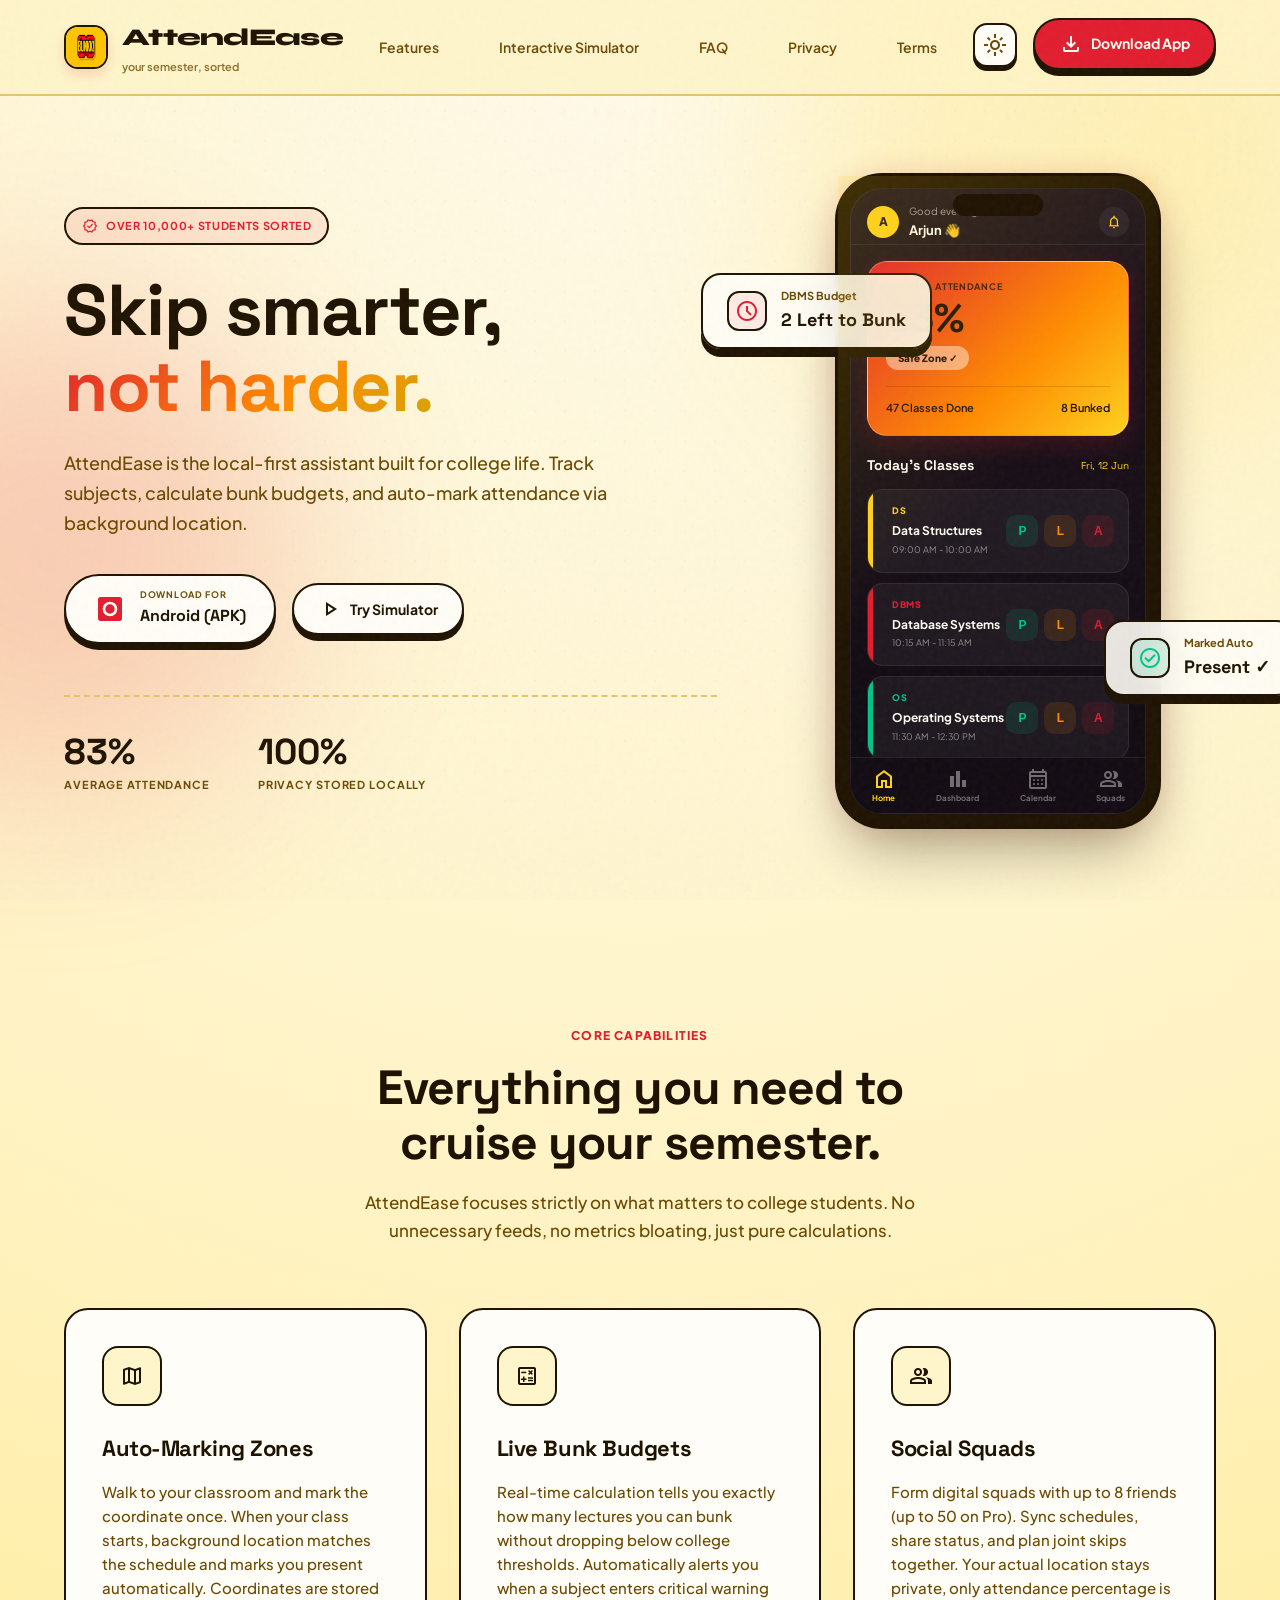
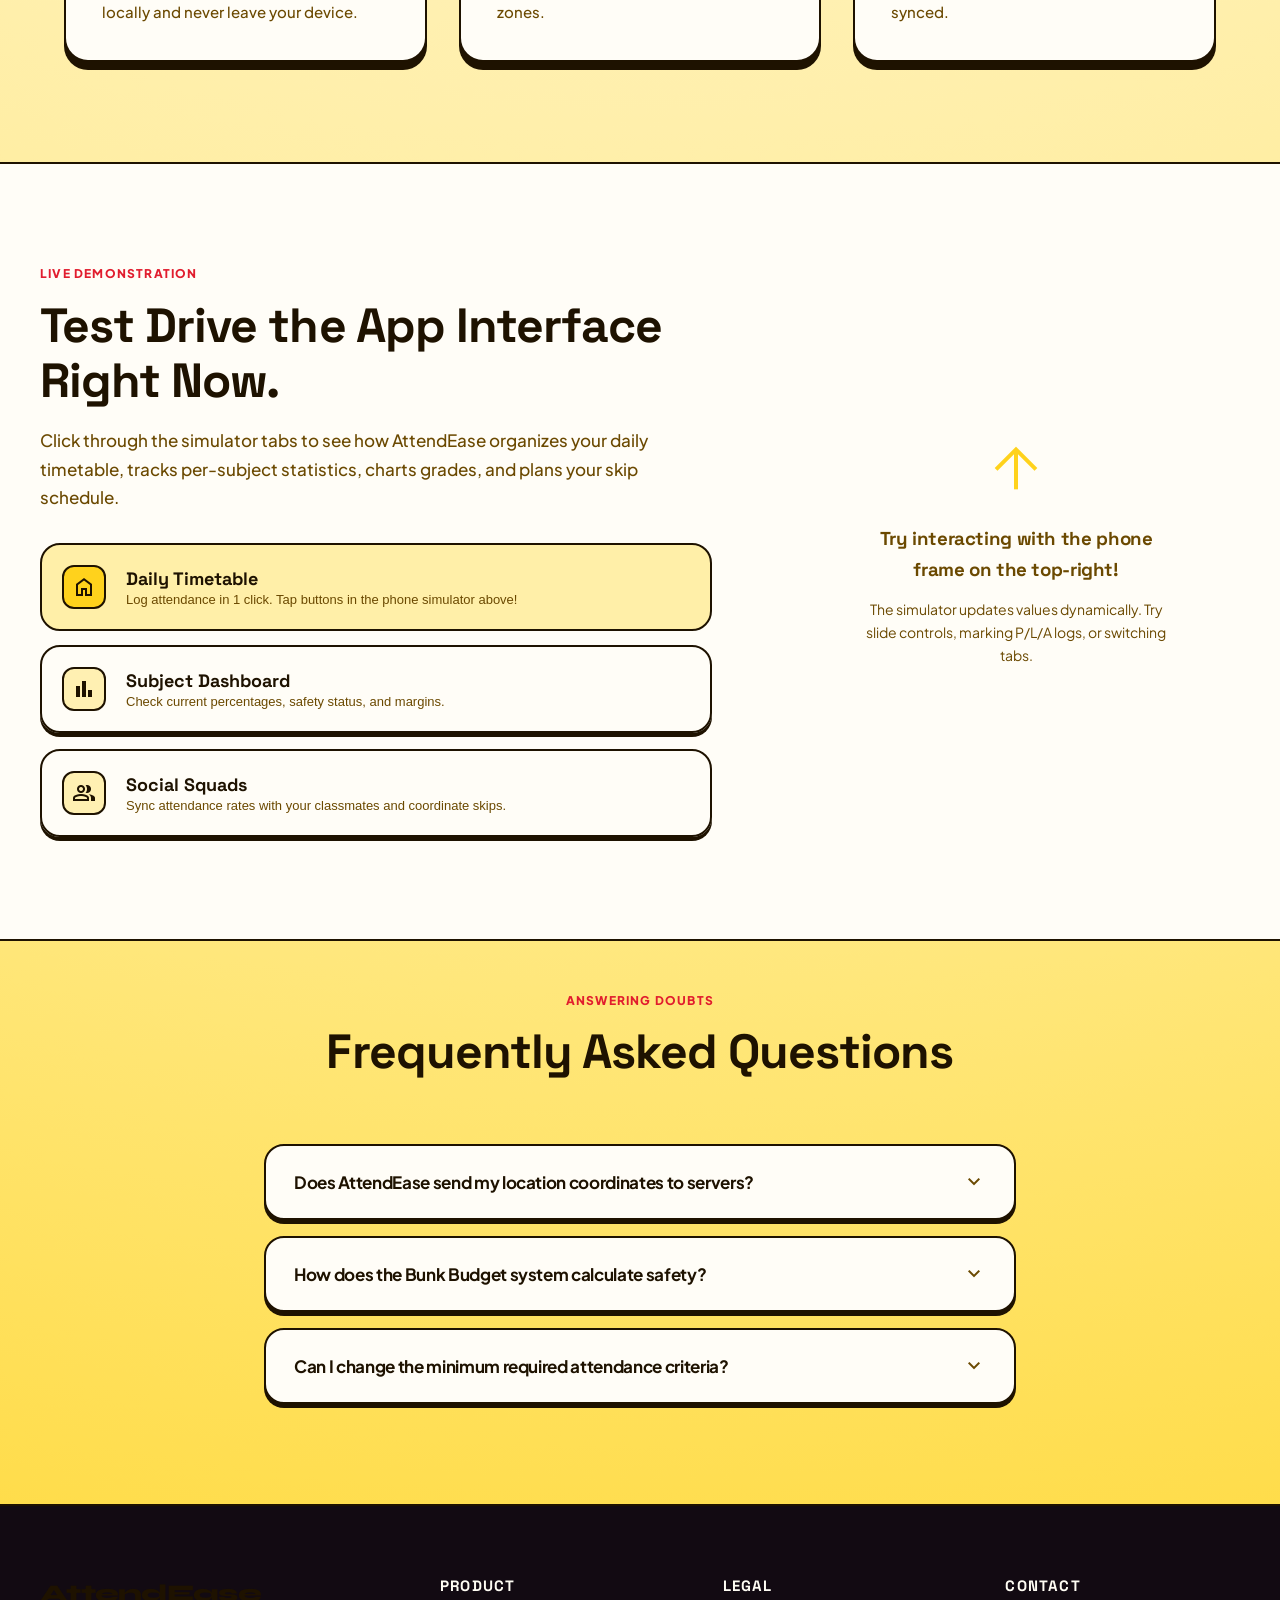
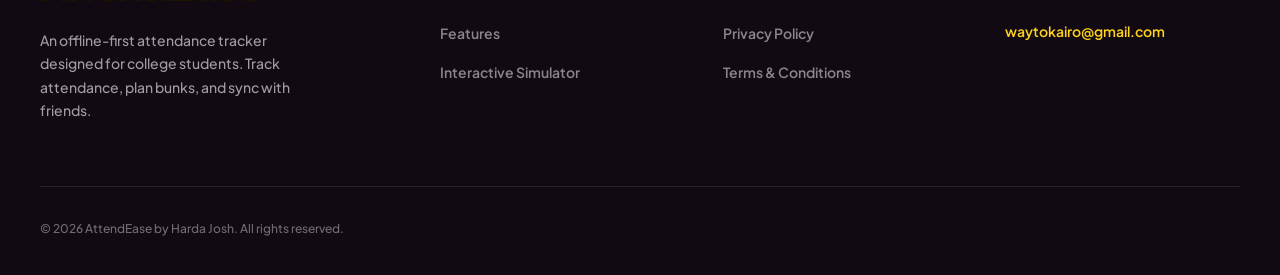
<file: index.html>
<!DOCTYPE html>
<html lang="en">
<head>
  <meta charset="UTF-8">
  <meta name="viewport" content="width=device-width, initial-scale=1.0">
  <title>AttendEase — Your Semester, Sorted</title>
  <meta name="description" content="Maintain your college attendance zone dynamically, plan your GPA, calculate skip-budgets, and auto-mark attendance when you enter classrooms.">
  <link rel="stylesheet" href="style.css">
  <link rel="icon" type="image/png" href="assets/images/favicon.png">
  <!-- Material Symbols Outlined (for UI icons) -->
  <link href="https://fonts.googleapis.com/css2?family=Material+Symbols+Outlined:opsz,wght,FILL,GRAD@20..48,100..700,0..1,-50..200" rel="stylesheet" />
</head>
<body>
  <!-- Noise texture overlay -->
  <div class="noise-overlay"></div>

  <!-- Decorative blur blobs -->
  <div class="blob-1"></div>
  <div class="blob-2"></div>

  <!-- Navigation -->
  <header>
    <div class="nav-container">
      <a href="#" class="logo-link">
        <!-- We use a placeholder image structure but reference local files so the user has the asset links -->
        <img src="assets/images/icon.png" alt="AttendEase Logo">
        <div style="display: flex; flex-direction: column;">
          <span class="logo-text">AttendEase</span>
          <span class="logo-tagline">your semester, sorted</span>
        </div>
      </a>

      <button class="menu-toggle" id="menuToggle" aria-label="Toggle Menu">
        <span></span>
        <span></span>
        <span></span>
      </button>

      <ul class="nav-menu" id="navMenu">
        <li><a href="#features">Features</a></li>
        <li><a href="#demo">Interactive Simulator</a></li>
        <li><a href="#faq">FAQ</a></li>
        <li><a href="privacy.html">Privacy</a></li>
        <li><a href="terms.html">Terms</a></li>
      </ul>

      <div class="nav-actions">
        <button class="btn-toggle-theme" id="themeToggle" aria-label="Toggle Light/Dark Theme">
          <span class="material-symbols-outlined" id="themeIcon">light_mode</span>
        </button>
        <a href="#download" class="btn-primary">
          <span class="material-symbols-outlined">download</span> Download App
        </a>
      </div>
    </div>
  </header>

  <!-- Hero Section -->
  <section class="hero">
    <div class="background-grid"></div>
    <div class="hero-content">
      <div class="badge-tag">
        <span class="material-symbols-outlined" style="font-size: 16px;">verified</span> Over 10,000+ Students Sorted
      </div>
      <h1 class="hero-title">
        Skip smarter,<br><span>not harder.</span>
      </h1>
      <p class="hero-description">
        AttendEase is the local-first assistant built for college life. Track subjects, calculate bunk budgets, and auto-mark attendance via background location. 
      </p>
      
      <div class="hero-cta" id="download">
        <a href="#" class="store-badge">
          <svg viewBox="0 0 24 24" xmlns="http://www.w3.org/2000/svg">
            <path d="M5,3H19A2,2 0 0,1 21,5V19A2,2 0 0,1 19,21H5A2,2 0 0,1 3,19V5A2,2 0 0,1 5,3M17.5,12A5.5,5.5 0 0,0 12,6.5A5.5,5.5 0 0,0 6.5,12A5.5,5.5 0 0,0 12,17.5A5.5,5.5 0 0,0 17.5,12M12,8.5A3.5,3.5 0 0,1 15.5,12A3.5,3.5 0 0,1 12,15.5A3.5,3.5 0 0,1 8.5,12A3.5,3.5 0 0,1 12,8.5Z"/>
          </svg>
          <div class="badge-info">
            <span>Download for</span>
            <span>Android (APK)</span>
          </div>
        </a>
        <a href="#demo" class="btn-outline">
          <span class="material-symbols-outlined">play_arrow</span> Try Simulator
        </a>
      </div>

      <div class="hero-stats">
        <div class="stat-item">
          <span class="stat-num">83%</span>
          <span class="stat-label">Average Attendance</span>
        </div>
        <div class="stat-item">
          <span class="stat-num">100%</span>
          <span class="stat-label">Privacy Stored Locally</span>
        </div>
      </div>
    </div>

    <!-- Phone Showcase Frame -->
    <div class="hero-showcase">
      <!-- Floating decorative elements -->
      <div class="floating-card card-left">
        <div class="floating-icon">
          <span class="material-symbols-outlined">schedule</span>
        </div>
        <div>
          <div class="floating-card-title">DBMS Budget</div>
          <div class="floating-card-value">2 Left to Bunk</div>
        </div>
      </div>

      <div class="floating-card card-right">
        <div class="floating-icon" style="color: var(--color-accent-green); background: rgba(29, 209, 161, 0.15);">
          <span class="material-symbols-outlined">check_circle</span>
        </div>
        <div>
          <div class="floating-card-title">Marked Auto</div>
          <div class="floating-card-value">Present ✓</div>
        </div>
      </div>

      <!-- App Device Simulator -->
      <div class="device-wrapper">
        <div class="device-glare"></div>
        <div class="device-screen">
          <!-- Notification Toast inside App -->
          <div class="app-toast" id="appToast">✓ Attendance updated! Safe Zone Recalculated.</div>

          <!-- App Top Bar -->
          <div class="app-header">
            <div class="app-user-row">
              <div class="app-avatar">A</div>
              <div>
                <div class="app-greeting-label" id="appGreeting">Good morning,</div>
                <div class="app-greeting-name">Arjun 👋</div>
              </div>
            </div>
            <div class="app-bell">
              <span class="material-symbols-outlined" style="font-size: 16px;">notifications</span>
            </div>
          </div>

          <!-- TAB 1: HOME SCREEN -->
          <div class="app-content-area active" id="appHome">
            <div class="app-hero-card">
              <div class="app-hero-label">Overall Attendance</div>
              <div class="app-hero-percentage" id="overallPct">83%</div>
              <div class="app-status-chip">Safe Zone ✓</div>
              <div class="app-hero-stats-row">
                <span>47 Classes Done</span>
                <span>8 Bunked</span>
              </div>
            </div>

            <div class="app-section-title">
              <span>Today's Classes</span>
              <span class="app-section-date">Fri, 12 Jun</span>
            </div>

            <div class="app-class-list">
              <!-- Class Card 1 -->
              <div class="app-class-card" style="--subj-color: var(--color-primary);">
                <div class="app-class-info">
                  <div class="app-class-code">DS</div>
                  <div class="app-class-name">Data Structures</div>
                  <div class="app-class-time">09:00 AM - 10:00 AM</div>
                </div>
                <div class="app-btn-group">
                  <button class="app-mark-btn btn-p" onclick="markAttendance(this, 'present', 1)">P</button>
                  <button class="app-mark-btn btn-l" onclick="markAttendance(this, 'late', 0.5)">L</button>
                  <button class="app-mark-btn btn-a" onclick="markAttendance(this, 'absent', 0)">A</button>
                </div>
              </div>

              <!-- Class Card 2 -->
              <div class="app-class-card" style="--subj-color: var(--color-accent);">
                <div class="app-class-info">
                  <div class="app-class-code">DBMS</div>
                  <div class="app-class-name">Database Systems</div>
                  <div class="app-class-time">10:15 AM - 11:15 AM</div>
                </div>
                <div class="app-btn-group">
                  <button class="app-mark-btn btn-p" onclick="markAttendance(this, 'present', 1)">P</button>
                  <button class="app-mark-btn btn-l" onclick="markAttendance(this, 'late', 0.5)">L</button>
                  <button class="app-mark-btn btn-a" onclick="markAttendance(this, 'absent', 0)">A</button>
                </div>
              </div>

              <!-- Class Card 3 -->
              <div class="app-class-card" style="--subj-color: var(--color-accent-green);">
                <div class="app-class-info">
                  <div class="app-class-code">OS</div>
                  <div class="app-class-name">Operating Systems</div>
                  <div class="app-class-time">11:30 AM - 12:30 PM</div>
                </div>
                <div class="app-btn-group">
                  <button class="app-mark-btn btn-p" onclick="markAttendance(this, 'present', 1)">P</button>
                  <button class="app-mark-btn btn-l" onclick="markAttendance(this, 'late', 0.5)">L</button>
                  <button class="app-mark-btn btn-a" onclick="markAttendance(this, 'absent', 0)">A</button>
                </div>
              </div>
            </div>
          </div>

          <!-- TAB 2: DASHBOARD -->
          <div class="app-content-area" id="appDashboard">
            <div class="app-stat-cards">
              <div class="app-stat-card">
                <div class="app-stat-val" style="color: var(--color-accent-green);">83.2%</div>
                <div class="app-stat-lbl">Overall</div>
              </div>
              <div class="app-stat-card">
                <div class="app-stat-val" style="color: var(--color-accent-blue);">6 / 6</div>
                <div class="app-stat-lbl">Safe</div>
              </div>
              <div class="app-stat-card">
                <div class="app-stat-val" style="color: var(--color-accent);">8</div>
                <div class="app-stat-lbl">Bunks</div>
              </div>
            </div>

            <div class="app-section-title">Per-Subject Status</div>

            <!-- Subject Card 1 -->
            <div class="app-subject-card">
              <div class="app-subject-header">
                <div class="app-subject-details">
                  <span class="app-subject-name">Data Structures</span>
                  <span class="app-subject-teacher">Prof. Sharma</span>
                </div>
                <span class="app-subject-pct">85%</span>
              </div>
              <div class="app-progress-bar-wrapper">
                <div class="app-progress-bar-fill" style="width: 85%;"></div>
              </div>
              <div style="display:flex; justify-content:space-between; margin-top:8px; font-size:9px; color:#9B9BBF;">
                <span>17/20 Classes</span>
                <span style="color: var(--color-accent-green);">Safe to Bunk: 2</span>
              </div>
            </div>

            <!-- Subject Card 2 -->
            <div class="app-subject-card">
              <div class="app-subject-header">
                <div class="app-subject-details">
                  <span class="app-subject-name">Database Systems</span>
                  <span class="app-subject-teacher">Dr. Verma</span>
                </div>
                <span class="app-subject-pct" style="color: var(--color-accent-warm);">76%</span>
              </div>
              <div class="app-progress-bar-wrapper">
                <div class="app-progress-bar-fill" style="width: 76%; background: var(--color-accent-warm);"></div>
              </div>
              <div style="display:flex; justify-content:space-between; margin-top:8px; font-size:9px; color:#9B9BBF;">
                <span>13/17 Classes</span>
                <span style="color: var(--color-accent);">Must Attend Next: 1</span>
              </div>
            </div>

            <!-- Subject Card 3 -->
            <div class="app-subject-card">
              <div class="app-subject-header">
                <div class="app-subject-details">
                  <span class="app-subject-name">Operating Systems</span>
                  <span class="app-subject-teacher">Prof. Nair</span>
                </div>
                <span class="app-subject-pct">88%</span>
              </div>
              <div class="app-progress-bar-wrapper">
                <div class="app-progress-bar-fill" style="width: 88%; background: var(--color-accent-green);"></div>
              </div>
              <div style="display:flex; justify-content:space-between; margin-top:8px; font-size:9px; color:#9B9BBF;">
                <span>15/17 Classes</span>
                <span style="color: var(--color-accent-green);">Safe to Bunk: 3</span>
              </div>
            </div>
          </div>

          <!-- TAB 3: CALENDAR -->
          <div class="app-content-area" id="appCalendar">
            <div class="app-calendar-header">
              <span class="app-calendar-month">June 2026</span>
              <div style="display:flex; gap:8px; color: #EEEEF5;">
                <span class="material-symbols-outlined" style="font-size:16px; cursor:pointer;">chevron_left</span>
                <span class="material-symbols-outlined" style="font-size:16px; cursor:pointer;">chevron_right</span>
              </div>
            </div>

            <div class="app-calendar-grid">
              <!-- Headers -->
              <span class="app-calendar-day-label">M</span>
              <span class="app-calendar-day-label">T</span>
              <span class="app-calendar-day-label">W</span>
              <span class="app-calendar-day-label">T</span>
              <span class="app-calendar-day-label">F</span>
              <span class="app-calendar-day-label">S</span>
              <span class="app-calendar-day-label">S</span>

              <!-- Dates -->
              <span class="app-calendar-cell text-muted">25</span>
              <span class="app-calendar-cell text-muted">26</span>
              <span class="app-calendar-cell text-muted">27</span>
              <span class="app-calendar-cell text-muted">28</span>
              <span class="app-calendar-cell text-muted">29</span>
              <span class="app-calendar-cell text-muted">30</span>
              <span class="app-calendar-cell has-dots">1</span>
              
              <span class="app-calendar-cell has-dots">2</span>
              <span class="app-calendar-cell has-dots">3</span>
              <span class="app-calendar-cell has-dots">4</span>
              <span class="app-calendar-cell has-dots">5</span>
              <span class="app-calendar-cell has-dots">6</span>
              <span class="app-calendar-cell">7</span>
              <span class="app-calendar-cell">8</span>

              <span class="app-calendar-cell has-dots">9</span>
              <span class="app-calendar-cell has-dots">10</span>
              <span class="app-calendar-cell has-dots">11</span>
              <span class="app-calendar-cell today active">12</span>
              <span class="app-calendar-cell">13</span>
              <span class="app-calendar-cell">14</span>
              <span class="app-calendar-cell">15</span>
              
              <span class="app-calendar-cell">16</span>
              <span class="app-calendar-cell">17</span>
              <span class="app-calendar-cell">18</span>
              <span class="app-calendar-cell">19</span>
              <span class="app-calendar-cell">20</span>
              <span class="app-calendar-cell">21</span>
              <span class="app-calendar-cell">22</span>
            </div>

            <div style="margin-top:20px; background:#1C1B2E; padding:12px; border-radius:12px; border:1px solid #2E2D47;">
              <div style="font-size:11px; font-weight:700; color:#EEEEF5; margin-bottom:8px;">Schedule Details (Today)</div>
              <div style="display:flex; flex-direction:column; gap:6px; font-size:10px; color:#9B9BBF;">
                <div style="display:flex; justify-content:space-between;">
                  <span>09:00 - Data Structures</span>
                  <span style="color: var(--color-accent-green);">Marked Present ✓</span>
                </div>
                <div style="display:flex; justify-content:space-between;">
                  <span>10:15 - Database Systems</span>
                  <span style="color: var(--color-accent);">Marked Absent ✗</span>
                </div>
              </div>
            </div>
          </div>

          <!-- TAB 4: SQUAD -->
          <div class="app-content-area" id="appSquad">
            <div style="background:#1C1B2E; border:1px solid #2E2D47; border-radius:14px; padding:12px; margin-bottom:12px; text-align:center;">
              <div style="font-size:10px; text-transform:uppercase; color:#9B9BBF;">Active Squad</div>
              <div style="font-size:14px; font-weight:700; color:#EEEEF5; margin-top:2px; display:flex; align-items:center; justify-content:center; gap:6px;">
                <span>CS Batch 2026 🔥</span>
              </div>
              <div style="font-size:9px; color:var(--color-primary); background:rgba(108, 99, 255, 0.15); padding:4px 8px; border-radius:100px; display:inline-block; margin-top:6px; font-weight:700; font-family:'Space Grotesk', sans-serif;">
                Code: CS26-F9X2
              </div>
            </div>

            <div class="app-section-title">Members (5/8)</div>
            
            <div style="display:flex; flex-direction:column; gap:8px;">
              <!-- Member 1 -->
              <div style="display:flex; align-items:center; justify-content:space-between; background:#1C1B2E; border:1px solid #2E2D47; border-radius:12px; padding:10px;">
                <div style="display:flex; align-items:center; gap:8px;">
                  <div style="font-size:18px;">👋</div>
                  <div style="display:flex; flex-direction:column; text-align:left;">
                    <span style="font-size:11px; font-weight:700; color:#EEEEF5;">Arjun (You)</span>
                    <span style="font-size:8px; color:#1DD1A1; font-weight:700;">Safe Zone ✓</span>
                  </div>
                </div>
                <div style="font-family:'Space Grotesk', sans-serif; font-size:12px; font-weight:700; color:#EEEEF5; margin-left:auto;">83%</div>
              </div>

              <!-- Member 2 -->
              <div style="display:flex; align-items:center; justify-content:space-between; background:#1C1B2E; border:1px solid #2E2D47; border-radius:12px; padding:10px;">
                <div style="display:flex; align-items:center; gap:8px;">
                  <div style="font-size:18px;">🦁</div>
                  <div style="display:flex; flex-direction:column; text-align:left;">
                    <span style="font-size:11px; font-weight:700; color:#EEEEF5;">Kabir</span>
                    <span style="font-size:8px; color:#1DD1A1; font-weight:700;">Safe Zone ✓</span>
                  </div>
                </div>
                <div style="font-family:'Space Grotesk', sans-serif; font-size:12px; font-weight:700; color:#EEEEF5; margin-left:auto;">78%</div>
              </div>

              <!-- Member 3 -->
              <div style="display:flex; align-items:center; justify-content:space-between; background:#1C1B2E; border:1px solid #2E2D47; border-radius:12px; padding:10px;">
                <div style="display:flex; align-items:center; gap:8px;">
                  <div style="font-size:18px;">🦄</div>
                  <div style="display:flex; flex-direction:column; text-align:left;">
                    <span style="font-size:11px; font-weight:700; color:#EEEEF5;">Priya</span>
                    <span style="font-size:8px; color:#1DD1A1; font-weight:700;">Safe Zone ✓</span>
                  </div>
                </div>
                <div style="font-family:'Space Grotesk', sans-serif; font-size:12px; font-weight:700; color:#EEEEF5; margin-left:auto;">88%</div>
              </div>

              <!-- Member 4 -->
              <div style="display:flex; align-items:center; justify-content:space-between; background:#1C1B2E; border:1px solid #2E2D47; border-radius:12px; padding:10px;">
                <div style="display:flex; align-items:center; gap:8px;">
                  <div style="font-size:18px;">🐼</div>
                  <div style="display:flex; flex-direction:column; text-align:left;">
                    <span style="font-size:11px; font-weight:700; color:#EEEEF5;">Rohan</span>
                    <span style="font-size:8px; color:#FF6B6B; font-weight:700;">Critical Zone ✗</span>
                  </div>
                </div>
                <div style="font-family:'Space Grotesk', sans-serif; font-size:12px; font-weight:700; color:#FF6B6B; margin-left:auto;">74%</div>
              </div>
            </div>
          </div>

          <!-- App Bottom Nav Bar -->
          <nav class="app-bottom-nav">
            <button class="app-nav-item active" onclick="switchSimulatorTab('home', this)">
              <span class="material-symbols-outlined app-nav-icon">home</span>
              <span class="app-nav-label">Home</span>
            </button>
            <button class="app-nav-item" onclick="switchSimulatorTab('dashboard', this)">
              <span class="material-symbols-outlined app-nav-icon">bar_chart</span>
              <span class="app-nav-label">Dashboard</span>
            </button>
            <button class="app-nav-item" onclick="switchSimulatorTab('calendar', this)">
              <span class="material-symbols-outlined app-nav-icon">calendar_month</span>
              <span class="app-nav-label">Calendar</span>
            </button>
            <button class="app-nav-item" onclick="switchSimulatorTab('squad', this)">
              <span class="material-symbols-outlined app-nav-icon">group</span>
              <span class="app-nav-label">Squads</span>
            </button>
          </nav>

        </div>
      </div>
    </div>
  </section>

  <!-- Features Section -->
  <section id="features" class="features-section">
    <div class="section-header">
      <span class="section-tag">Core Capabilities</span>
      <h2 class="section-title">Everything you need to cruise your semester.</h2>
      <p class="section-desc">AttendEase focuses strictly on what matters to college students. No unnecessary feeds, no metrics bloating, just pure calculations.</p>
    </div>

    <div class="features-grid">
      <!-- Feature 1 -->
      <div class="feature-card">
        <div class="feature-icon">
          <span class="material-symbols-outlined">map</span>
        </div>
        <h3>Auto-Marking Zones</h3>
        <p>Walk to your classroom and mark the coordinate once. When your class starts, background location matches the schedule and marks you present automatically. Coordinates are stored locally and never leave your device.</p>
      </div>

      <!-- Feature 2 -->
      <div class="feature-card">
        <div class="feature-icon">
          <span class="material-symbols-outlined">calculate</span>
        </div>
        <h3>Live Bunk Budgets</h3>
        <p>Real-time calculation tells you exactly how many lectures you can bunk without dropping below college thresholds. Automatically alerts you when a subject enters critical warning zones.</p>
      </div>

      <!-- Feature 3 -->
      <div class="feature-card">
        <div class="feature-icon">
          <span class="material-symbols-outlined">group</span>
        </div>
        <h3>Social Squads</h3>
        <p>Form digital squads with up to 8 friends (up to 50 on Pro). Sync schedules, share status, and plan joint skips together. Your actual location stays private, only attendance percentage is synced.</p>
      </div>
    </div>
  </section>

  <!-- Simulator Features Linker Section -->
  <section id="demo" class="demo-showcase-section">
    <div class="demo-container">
      <div class="demo-info">
        <span class="section-tag">Live Demonstration</span>
        <h2 class="section-title">Test Drive the App Interface Right Now.</h2>
        <p class="section-desc">Click through the simulator tabs to see how AttendEase organizes your daily timetable, tracks per-subject statistics, charts grades, and plans your skip schedule.</p>
        
        <div class="demo-tabs">
          <!-- Button 1 -->
          <button class="demo-tab-btn active" onclick="triggerSimulatorTab('home')">
            <div class="demo-tab-icon"><span class="material-symbols-outlined">home</span></div>
            <div class="demo-tab-text">
              <span class="demo-tab-title">Daily Timetable</span>
              <span class="demo-tab-desc">Log attendance in 1 click. Tap buttons in the phone simulator above!</span>
            </div>
          </button>

          <!-- Button 2 -->
          <button class="demo-tab-btn" onclick="triggerSimulatorTab('dashboard')">
            <div class="demo-tab-icon"><span class="material-symbols-outlined">bar_chart</span></div>
            <div class="demo-tab-text">
              <span class="demo-tab-title">Subject Dashboard</span>
              <span class="demo-tab-desc">Check current percentages, safety status, and margins.</span>
            </div>
          </button>

          <!-- Button 3 -->
          <button class="demo-tab-btn" onclick="triggerSimulatorTab('squad')">
            <div class="demo-tab-icon"><span class="material-symbols-outlined">group</span></div>
            <div class="demo-tab-text">
              <span class="demo-tab-title">Social Squads</span>
              <span class="demo-tab-desc">Sync attendance rates with your classmates and coordinate skips.</span>
            </div>
          </button>
        </div>
      </div>

      <div class="demo-selector">
        <div style="text-align: center; color: var(--color-text-secondary); max-width: 320px;">
          <span class="material-symbols-outlined" style="font-size: 64px; color: var(--color-primary); margin-bottom: 24px; animation: bounce 2s infinite;">arrow_upward</span>
          <h3>Try interacting with the phone frame on the top-right!</h3>
          <p style="font-size: 14px; margin-top: 12px;">The simulator updates values dynamically. Try slide controls, marking P/L/A logs, or switching tabs.</p>
        </div>
      </div>
    </div>
  </section>



  <!-- FAQ Section -->
  <section id="faq" class="faq-section">
    <div class="section-header">
      <span class="section-tag">Answering Doubts</span>
      <h2 class="section-title">Frequently Asked Questions</h2>
    </div>

    <div class="faq-container">
      <div class="faq-item">
        <div class="faq-question">
          <h4>Does AttendEase send my location coordinates to servers?</h4>
          <span class="material-symbols-outlined faq-icon">expand_more</span>
        </div>
        <div class="faq-answer">
          <p>No. Your privacy is our priority. Coordinates marked for classrooms are kept on-device inside a secure SQLite container. Location queries are completed strictly in local background tasks. Only attendance totals/profiles are shared with your squad if cloud backup is explicitly signed into.</p>
        </div>
      </div>

      <div class="faq-item">
        <div class="faq-question">
          <h4>How does the Bunk Budget system calculate safety?</h4>
          <span class="material-symbols-outlined faq-icon">expand_more</span>
        </div>
        <div class="faq-answer">
          <p>The system utilizes variables: your current present/total lectures, college minimum criteria (default 75%), and remaining semester calendar weeks. It maps out mathematical projection models to display the maximum potential bunks allowed without dropping below criteria threshold.</p>
        </div>
      </div>

      <div class="faq-item">
        <div class="faq-question">
          <h4>Can I change the minimum required attendance criteria?</h4>
          <span class="material-symbols-outlined faq-icon">expand_more</span>
        </div>
        <div class="faq-answer">
          <p>Yes. During the onboarding step, or at any point in Settings, you can configure your college's criteria using a stepper (ranges from 65% to 85%). The budget metrics update immediately across all panels.</p>
        </div>
      </div>
    </div>
  </section>

  <!-- Footer -->
  <footer>
    <div class="footer-container">
      <div class="footer-brand">
        <a href="#" class="logo-link">
          <span class="logo-text">AttendEase</span>
        </a>
        <p>An offline-first attendance tracker designed for college students. Track attendance, plan bunks, and sync with friends.</p>
      </div>

      <div class="footer-links-col">
        <h5>Product</h5>
        <ul>
          <li><a href="#features">Features</a></li>
          <li><a href="#demo">Interactive Simulator</a></li>
        </ul>
      </div>

      <div class="footer-links-col">
        <h5>Legal</h5>
        <ul>
          <li><a href="privacy.html">Privacy Policy</a></li>
          <li><a href="terms.html">Terms & Conditions</a></li>
        </ul>
      </div>

      <div class="footer-links-col">
        <h5>Contact</h5>
        <div style="font-size: 14px; color: var(--color-text-secondary);">
          <a href="mailto:waytokairo@gmail.com" style="color: var(--color-primary);">waytokairo@gmail.com</a>
        </div>
      </div>
    </div>

    <div class="footer-bottom">
      <span>&copy; 2026 AttendEase by Harda Josh. All rights reserved.</span>
    </div>
  </footer>

  <script>
    // Theme toggle logic
    const themeToggle = document.getElementById('themeToggle');
    const themeIcon = document.getElementById('themeIcon');
    
    // Check local preferences
    if (localStorage.getItem('theme') === 'light') {
      document.body.classList.add('light-theme');
      themeIcon.textContent = 'dark_mode';
    }

    themeToggle.addEventListener('click', () => {
      document.body.classList.toggle('light-theme');
      if (document.body.classList.contains('light-theme')) {
        themeIcon.textContent = 'dark_mode';
        localStorage.setItem('theme', 'light');
      } else {
        themeIcon.textContent = 'light_mode';
        localStorage.setItem('theme', 'dark');
      }
    });

    // Mobile menu toggle
    const menuToggle = document.getElementById('menuToggle');
    const navMenu = document.getElementById('navMenu');
    menuToggle.addEventListener('click', () => {
      navMenu.classList.toggle('open');
    });

    // Simulator Tab Switcher
    function switchSimulatorTab(tabId, btn) {
      // Toggle nav items active class
      const navItems = document.querySelectorAll('.app-nav-item');
      navItems.forEach(item => item.classList.remove('active'));
      btn.classList.add('active');

      // Show targeted screen
      const screens = document.querySelectorAll('.app-content-area');
      screens.forEach(screen => screen.classList.remove('active'));
      
      const targetScreen = document.getElementById('app' + tabId.charAt(0).toUpperCase() + tabId.slice(1));
      if (targetScreen) targetScreen.classList.add('active');

      // Update sync demo tab selections in hero description section
      const demoBtns = document.querySelectorAll('.demo-tab-btn');
      demoBtns.forEach(demoBtn => {
        demoBtn.classList.remove('active');
        if (demoBtn.getAttribute('onclick').includes(tabId)) {
          demoBtn.classList.add('active');
        }
      });
    }

    function triggerSimulatorTab(tabId) {
      const navBtn = Array.from(document.querySelectorAll('.app-nav-item')).find(item => 
        item.getAttribute('onclick').includes(tabId)
      );
      if (navBtn) navBtn.click();
    }

    // Interactive Mark Attendance function
    let completedClasses = 47;
    let bunkedClasses = 8;
    
    function markAttendance(btn, status, value) {
      // Remove active sibling classes
      const parent = btn.parentElement;
      const buttons = parent.querySelectorAll('.app-mark-btn');
      buttons.forEach(b => b.classList.remove('active'));
      
      // Make clicked button active
      btn.classList.add('active');

      // Adjust mock stats and display toast
      const toast = document.getElementById('appToast');
      toast.classList.add('show');
      setTimeout(() => toast.classList.remove('show'), 2000);

      // Dynamically update the overall metrics based on status
      const overallPct = document.getElementById('overallPct');
      if (status === 'present') {
        completedClasses++;
        overallPct.textContent = '84%';
      } else if (status === 'absent') {
        bunkedClasses++;
        overallPct.textContent = '81%';
      } else {
        completedClasses++;
        overallPct.textContent = '83%';
      }
    }

    // FAQ Accordion Toggle
    const faqItems = document.querySelectorAll('.faq-item');
    faqItems.forEach(item => {
      const q = item.querySelector('.faq-question');
      q.addEventListener('click', () => {
        const isOpen = item.classList.contains('open');
        faqItems.forEach(i => i.classList.remove('open'));
        if (!isOpen) item.classList.add('open');
      });
    });

    // Auto greetings transition based on local time
    const greetingText = document.getElementById('appGreeting');
    const hours = new Date().getHours();
    if (hours >= 4 && hours < 12) greetingText.textContent = "Good morning,";
    else if (hours >= 12 && hours < 17) greetingText.textContent = "Good afternoon,";
    else if (hours >= 17 && hours < 22) greetingText.textContent = "Good evening,";
    else greetingText.textContent = "Good night,";

    // High energy particle burst popper effect
    function createPop(e) {
      const rect = e.currentTarget.getBoundingClientRect();
      const x = e.clientX || (rect.left + rect.width / 2);
      const y = e.clientY || (rect.top + rect.height / 2);
      
      const colors = ['#FFD21C', '#E11D2E', '#00C389', '#2563EB', '#FF8A00'];
      const emojis = ['🔥', '✨', '⚡️', '🎉', '💡', '🎓', '🎯', '🚀', '💯'];
      
      for (let i = 0; i < 18; i++) {
        const particle = document.createElement('div');
        particle.className = 'pop-particle';
        const isEmoji = Math.random() > 0.5;
        if (isEmoji) {
          particle.textContent = emojis[Math.floor(Math.random() * emojis.length)];
          particle.style.fontSize = Math.random() * 14 + 12 + 'px';
        } else {
          particle.style.background = colors[Math.floor(Math.random() * colors.length)];
          particle.style.borderRadius = '50%';
          const size = Math.random() * 10 + 6;
          particle.style.width = size + 'px';
          particle.style.height = size + 'px';
          particle.style.border = '2px solid #1E1200';
        }
        
        particle.style.position = 'fixed';
        particle.style.left = x + 'px';
        particle.style.top = y + 'px';
        particle.style.pointerEvents = 'none';
        particle.style.zIndex = '99999';
        
        const angle = Math.random() * Math.PI * 2;
        const velocity = Math.random() * 180 + 100;
        const vx = Math.cos(angle) * velocity;
        const vy = Math.sin(angle) * velocity - 40;
        
        document.body.appendChild(particle);
        
        let opacity = 1;
        let curX = x;
        let curY = y;
        const grav = 0.6;
        let curVy = vy;
        
        const startTime = performance.now();
        function update(time) {
          const elapsed = (time - startTime) / 1000;
          if (elapsed > 0.7) {
            particle.remove();
            return;
          }
          curX += vx * 0.016;
          curVy += grav;
          curY += curVy * 0.016;
          opacity = 1 - elapsed / 0.7;
          
          particle.style.transform = `translate(${curX - x}px, ${curY - y}px) scale(${opacity})`;
          particle.style.opacity = opacity;
          
          requestAnimationFrame(update);
        }
        requestAnimationFrame(update);
      }
    }

    // Attach particle burst listeners to all interactive items
    document.addEventListener('DOMContentLoaded', () => {
      const interactiveElements = document.querySelectorAll(
        '.btn-primary, .btn-outline, .store-badge, .app-mark-btn, .app-nav-item, .demo-tab-btn, .faq-question, .menu-toggle, .btn-toggle-theme'
      );
      interactiveElements.forEach(el => {
        el.addEventListener('click', (e) => {
          createPop(e);
        });
      });
    });
  </script>
</body>
</html>
</file>
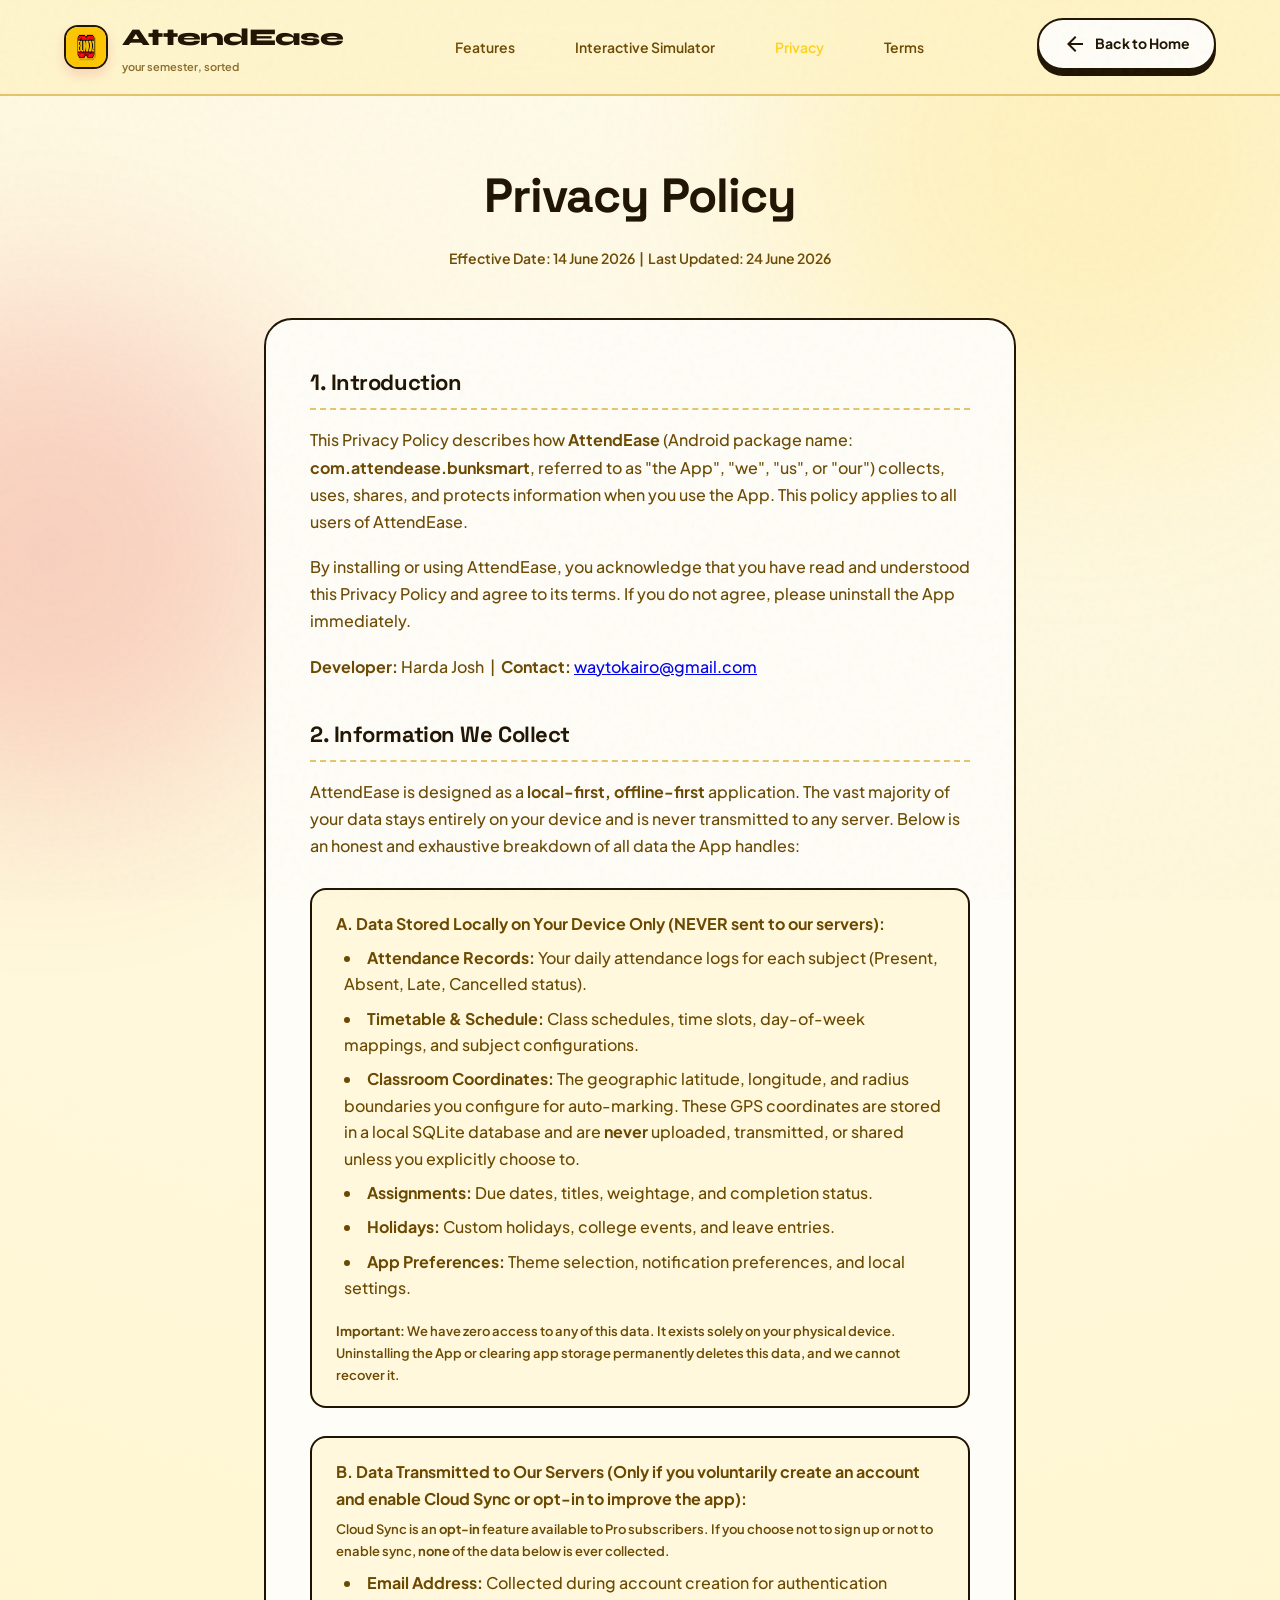
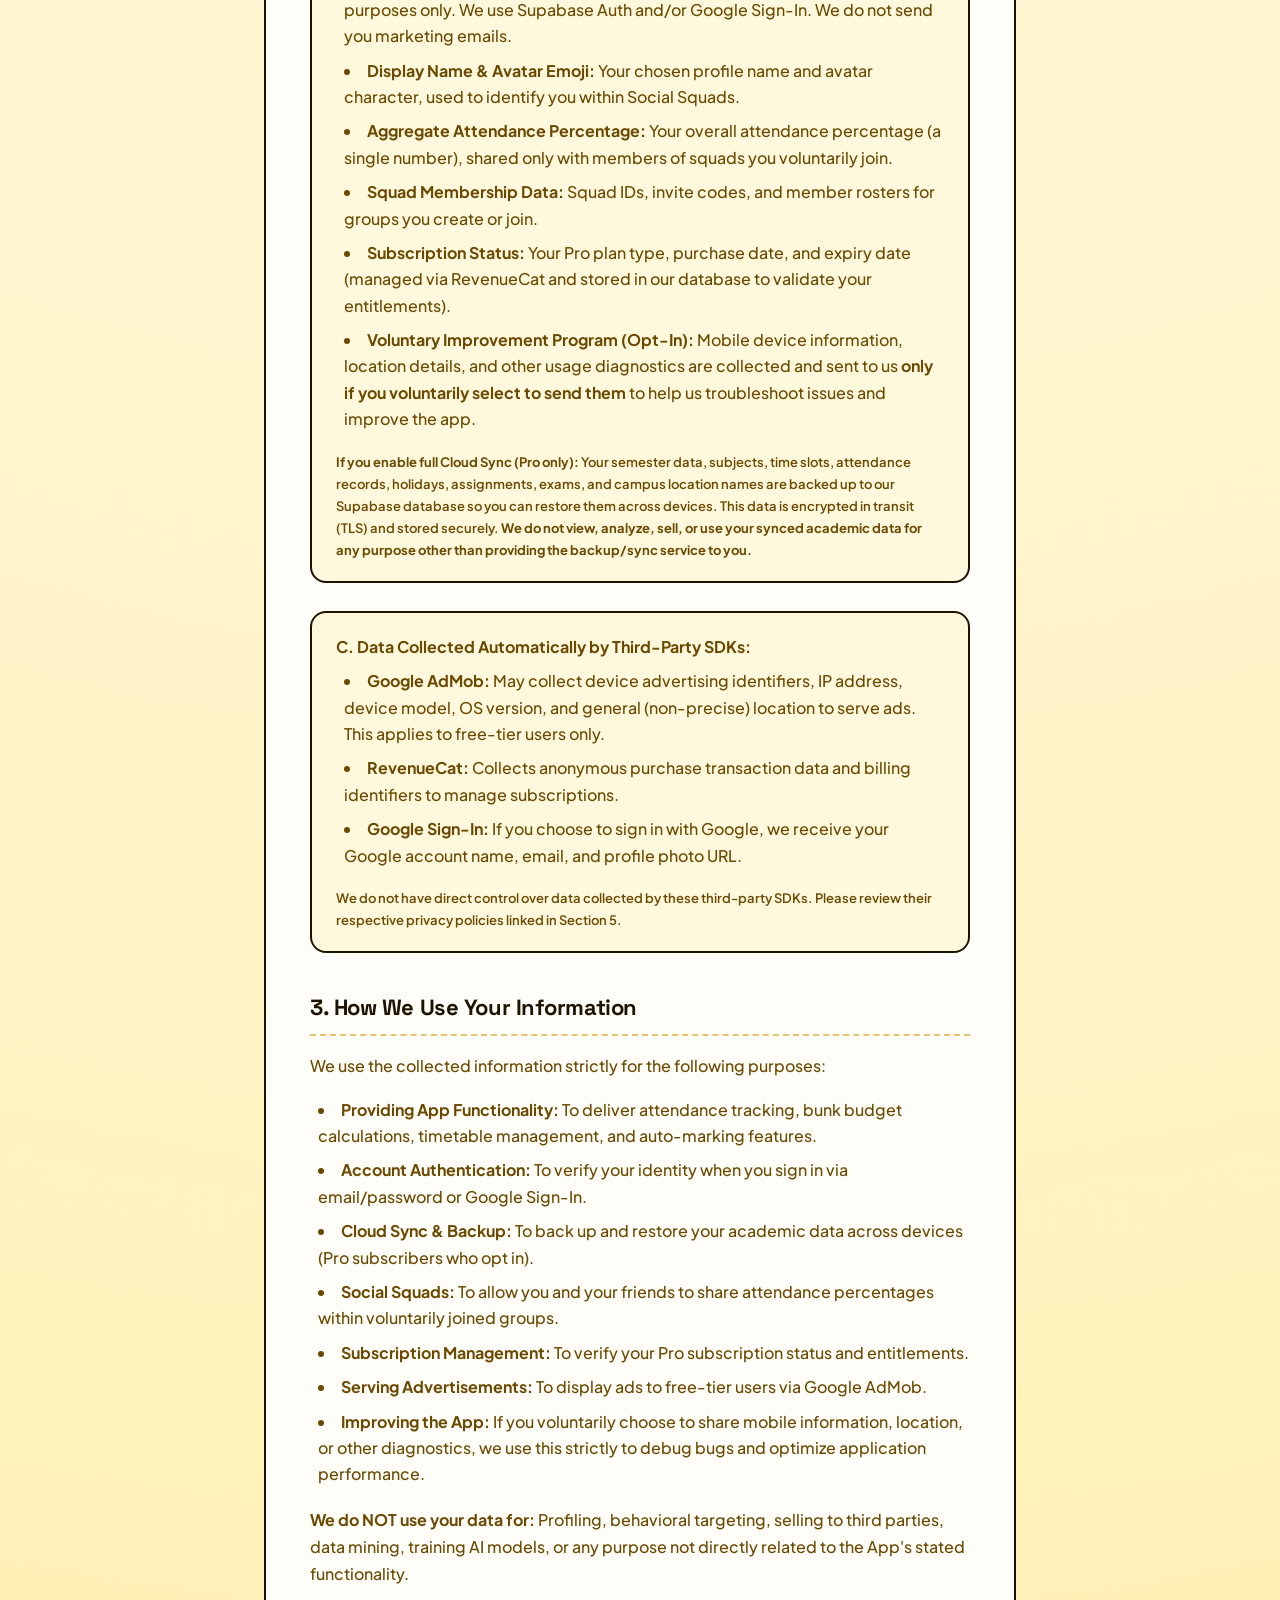
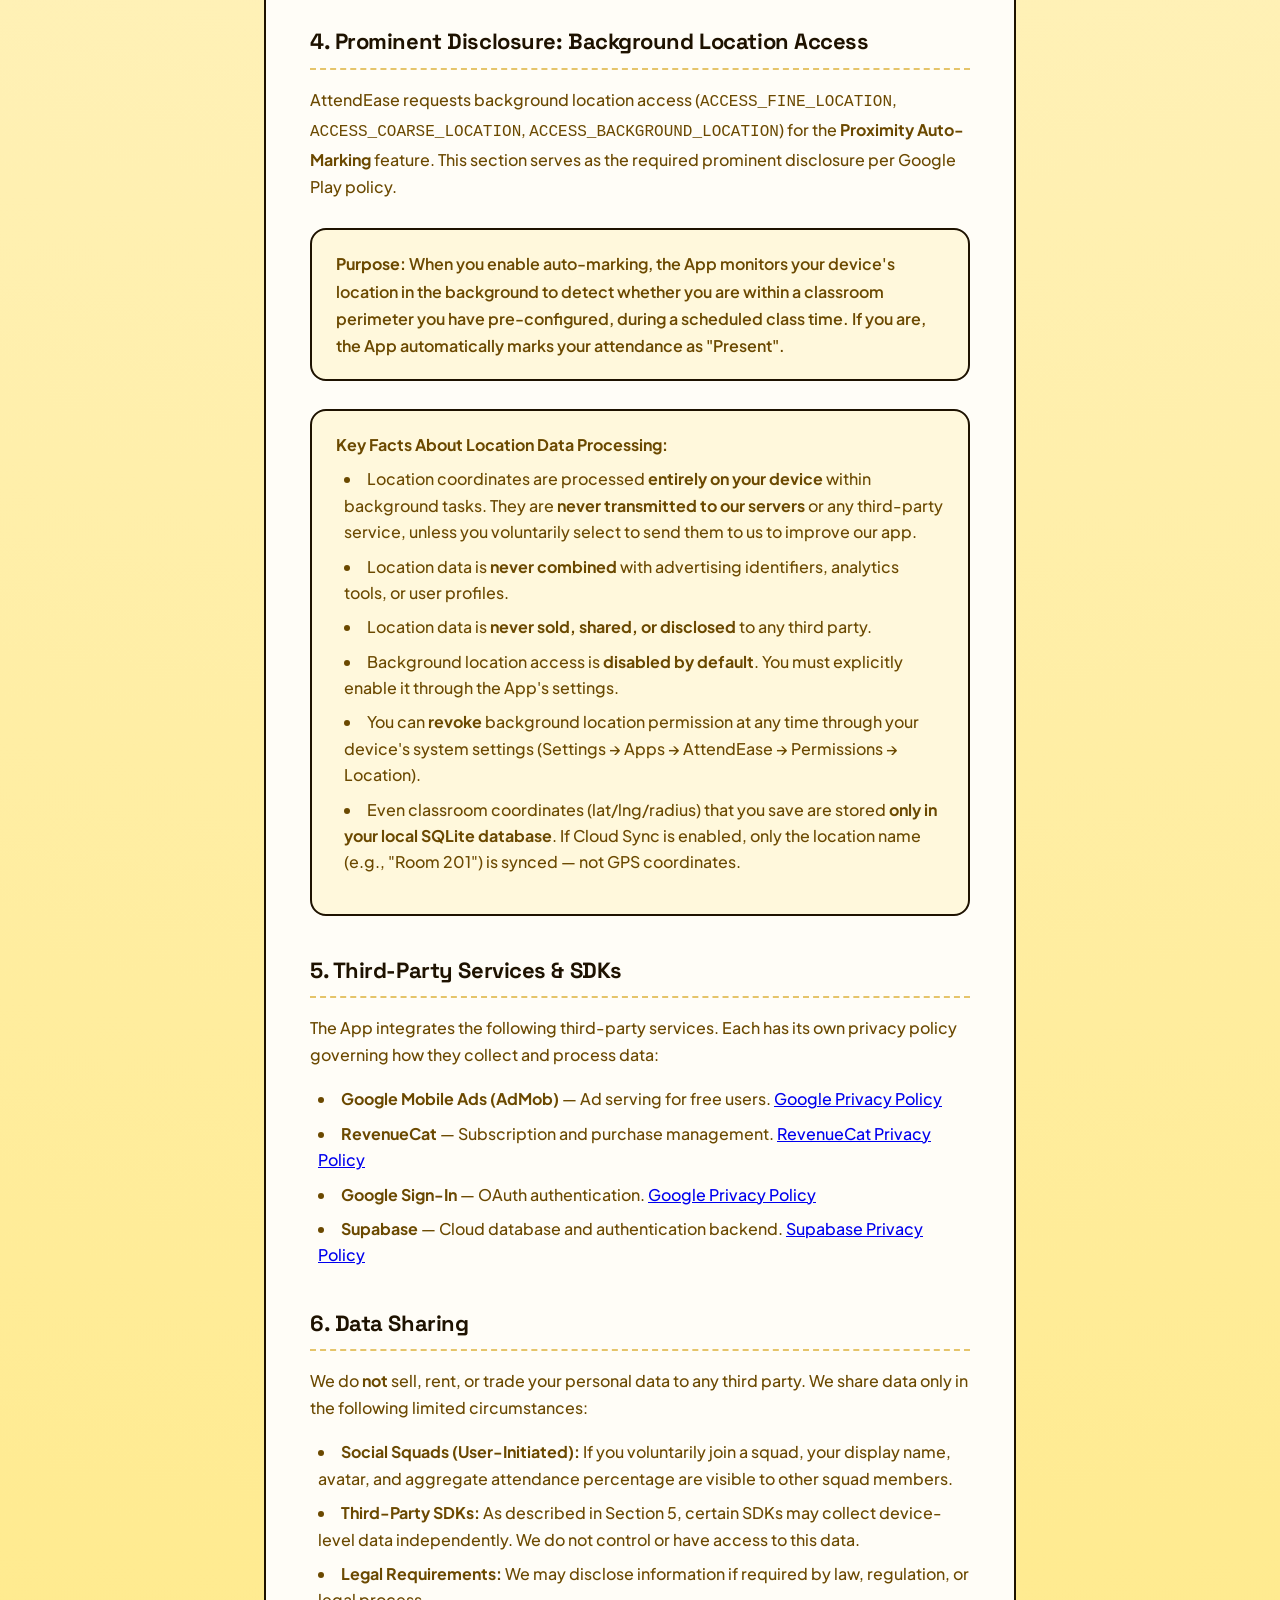
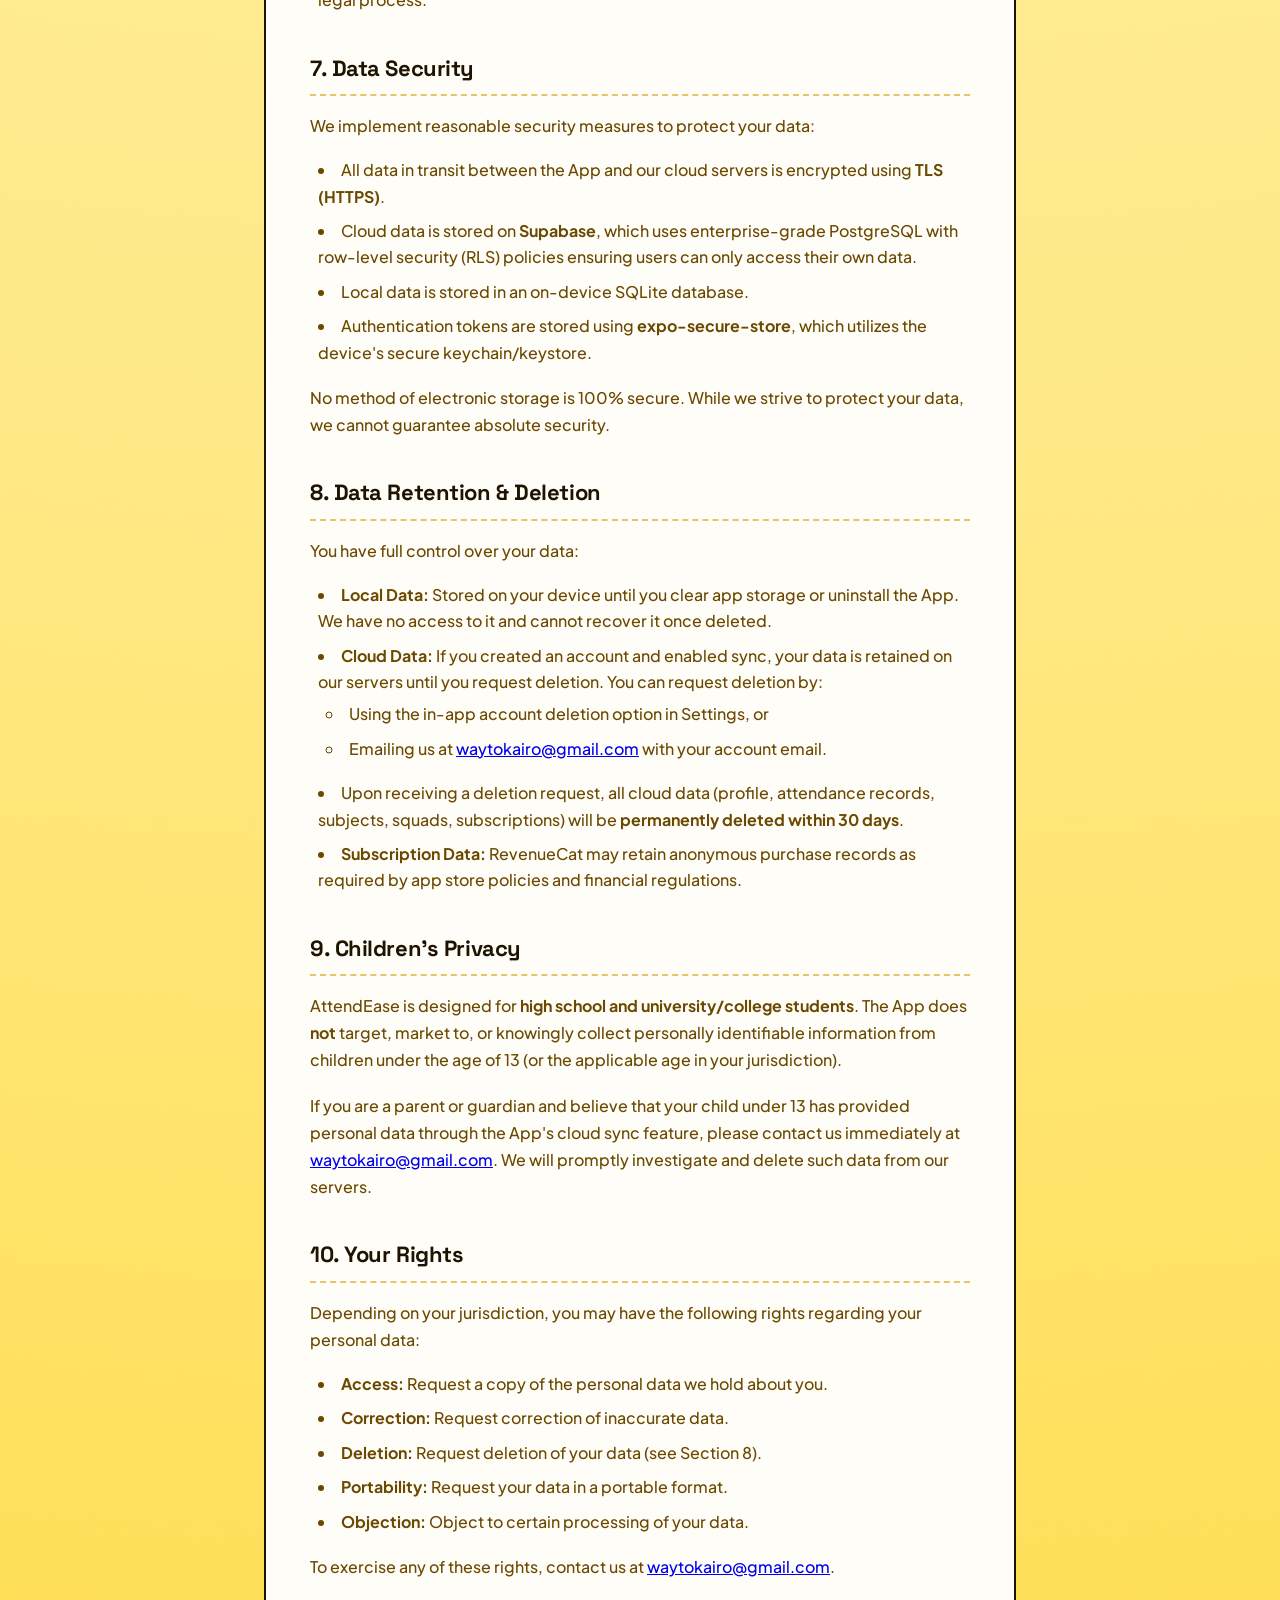
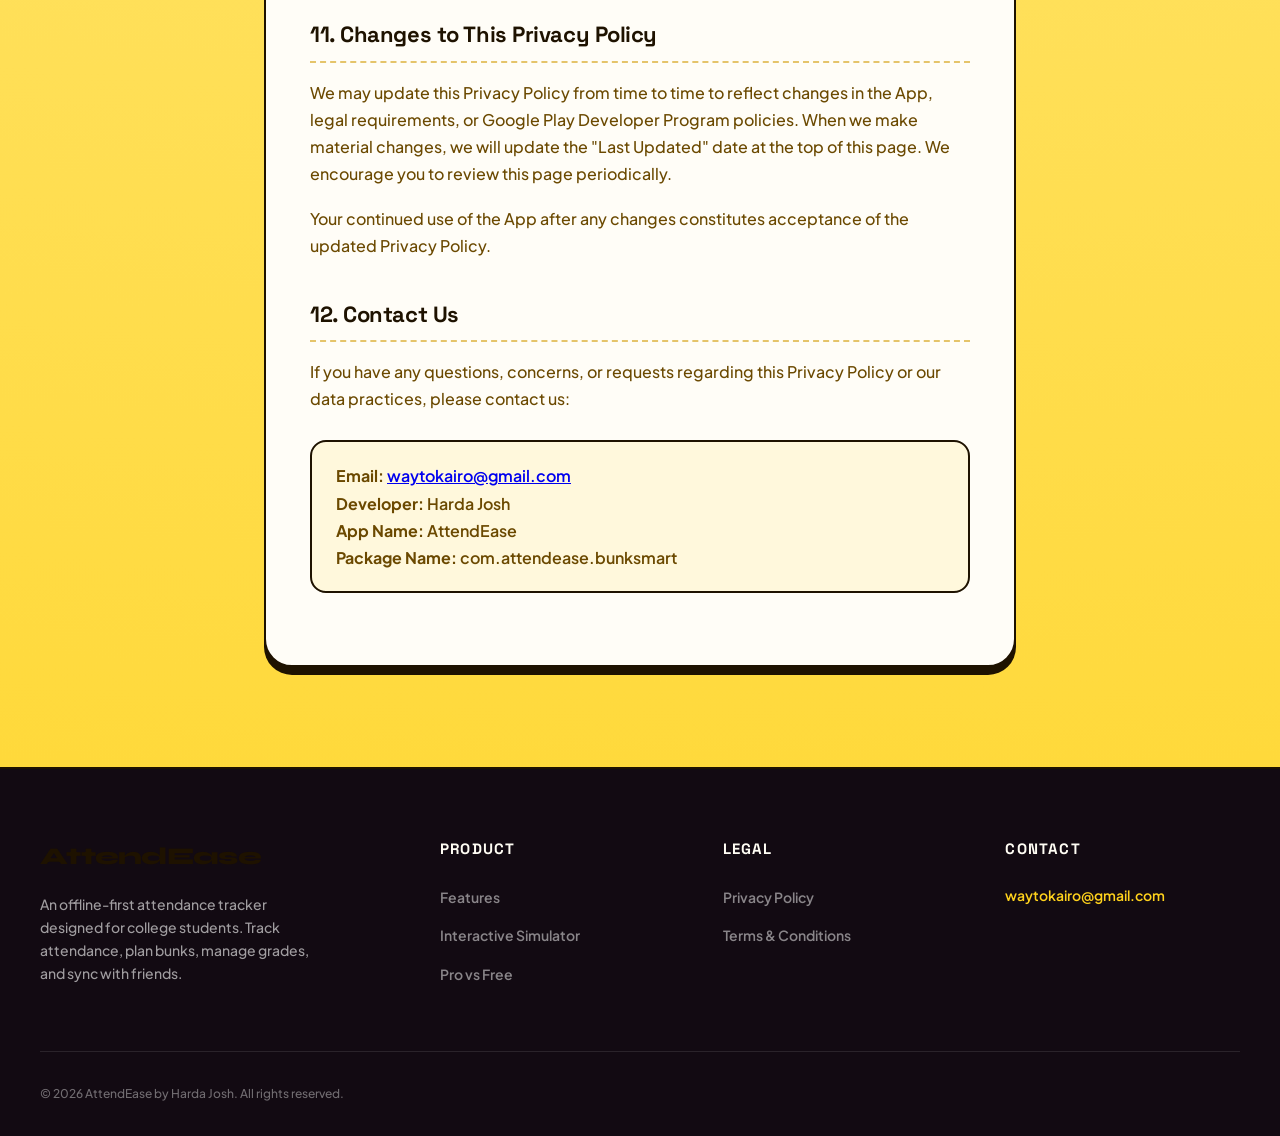
<file: privacy.html>
<!DOCTYPE html>
<html lang="en">
<head>
  <meta charset="UTF-8">
  <meta name="viewport" content="width=device-width, initial-scale=1.0">
  <title>Privacy Policy — AttendEase</title>
  <meta name="description" content="Privacy Policy for AttendEase (com.attendease.bunksmart). Learn how we collect, use, and protect your data.">
  <link rel="stylesheet" href="style.css">
  <link rel="icon" type="image/png" href="assets/images/favicon.png">
  <link href="https://fonts.googleapis.com/css2?family=Material+Symbols+Outlined" rel="stylesheet" />
</head>
<body>
  <!-- Noise texture overlay -->
  <div class="noise-overlay"></div>

  <!-- Decorative blur blobs -->
  <div class="blob-1"></div>
  <div class="blob-2"></div>

  <!-- Navigation -->
  <header>
    <div class="nav-container">
      <a href="index.html" class="logo-link">
        <img src="assets/images/icon.png" alt="AttendEase Logo">
        <div style="display: flex; flex-direction: column;">
          <span class="logo-text">AttendEase</span>
          <span class="logo-tagline">your semester, sorted</span>
        </div>
      </a>
      <ul class="nav-menu">
        <li><a href="index.html#features">Features</a></li>
        <li><a href="index.html#demo">Interactive Simulator</a></li>
        <li><a href="privacy.html" style="color: var(--color-primary);">Privacy</a></li>
        <li><a href="terms.html">Terms</a></li>
      </ul>
      <div class="nav-actions">
        <a href="index.html" class="btn-outline">
          <span class="material-symbols-outlined">arrow_back</span> Back to Home
        </a>
      </div>
    </div>
  </header>

  <!-- Content Section -->
  <main class="info-page">
    <div class="info-header">
      <h1>Privacy Policy</h1>
      <div class="info-meta">Effective Date: 14 June 2026 &nbsp;|&nbsp; Last Updated: 24 June 2026</div>
    </div>

    <article class="info-content">
      <section>
        <h2>1. Introduction</h2>
        <p>This Privacy Policy describes how <b>AttendEase</b> (Android package name: <b>com.attendease.bunksmart</b>, referred to as "the App", "we", "us", or "our") collects, uses, shares, and protects information when you use the App. This policy applies to all users of AttendEase.</p>
        <p>By installing or using AttendEase, you acknowledge that you have read and understood this Privacy Policy and agree to its terms. If you do not agree, please uninstall the App immediately.</p>
        <p><b>Developer:</b> Harda Josh &nbsp;|&nbsp; <b>Contact:</b> <a href="mailto:waytokairo@gmail.com">waytokairo@gmail.com</a></p>
      </section>

      <section>
        <h2>2. Information We Collect</h2>
        <p>AttendEase is designed as a <b>local-first, offline-first</b> application. The vast majority of your data stays entirely on your device and is never transmitted to any server. Below is an honest and exhaustive breakdown of all data the App handles:</p>

        <div class="highlight-box">
          <p><b>A. Data Stored Locally on Your Device Only (NEVER sent to our servers):</b></p>
          <ul style="margin-top: 8px;">
            <li><b>Attendance Records:</b> Your daily attendance logs for each subject (Present, Absent, Late, Cancelled status).</li>
            <li><b>Timetable & Schedule:</b> Class schedules, time slots, day-of-week mappings, and subject configurations.</li>
            <li><b>Classroom Coordinates:</b> The geographic latitude, longitude, and radius boundaries you configure for auto-marking. These GPS coordinates are stored in a local SQLite database and are <b>never</b> uploaded, transmitted, or shared unless you explicitly choose to.</li>
            <li><b>Assignments:</b> Due dates, titles, weightage, and completion status.</li>
            <li><b>Holidays:</b> Custom holidays, college events, and leave entries.</li>
            <li><b>App Preferences:</b> Theme selection, notification preferences, and local settings.</li>
          </ul>
          <p style="margin-top: 10px; font-size: 13px; color: var(--color-text-secondary);"><b>Important:</b> We have zero access to any of this data. It exists solely on your physical device. Uninstalling the App or clearing app storage permanently deletes this data, and we cannot recover it.</p>
        </div>

        <div class="highlight-box">
          <p><b>B. Data Transmitted to Our Servers (Only if you voluntarily create an account and enable Cloud Sync or opt-in to improve the app):</b></p>
          <p style="margin-top: 6px; font-size: 13px;">Cloud Sync is an <b>opt-in</b> feature available to Pro subscribers. If you choose not to sign up or not to enable sync, <b>none</b> of the data below is ever collected.</p>
          <ul style="margin-top: 8px;">
            <li><b>Email Address:</b> Collected during account creation for authentication purposes only. We use Supabase Auth and/or Google Sign-In. We do not send you marketing emails.</li>
            <li><b>Display Name &amp; Avatar Emoji:</b> Your chosen profile name and avatar character, used to identify you within Social Squads.</li>
            <li><b>Aggregate Attendance Percentage:</b> Your overall attendance percentage (a single number), shared only with members of squads you voluntarily join.</li>
            <li><b>Squad Membership Data:</b> Squad IDs, invite codes, and member rosters for groups you create or join.</li>
            <li><b>Subscription Status:</b> Your Pro plan type, purchase date, and expiry date (managed via RevenueCat and stored in our database to validate your entitlements).</li>
            <li><b>Voluntary Improvement Program (Opt-In):</b> Mobile device information, location details, and other usage diagnostics are collected and sent to us <b>only if you voluntarily select to send them</b> to help us troubleshoot issues and improve the app.</li>
          </ul>
          <p style="margin-top: 10px; font-size: 13px; color: var(--color-text-secondary);"><b>If you enable full Cloud Sync (Pro only):</b> Your semester data, subjects, time slots, attendance records, holidays, assignments, exams, and campus location names are backed up to our Supabase database so you can restore them across devices. This data is encrypted in transit (TLS) and stored securely. <b>We do not view, analyze, sell, or use your synced academic data for any purpose other than providing the backup/sync service to you.</b></p>
        </div>

        <div class="highlight-box">
          <p><b>C. Data Collected Automatically by Third-Party SDKs:</b></p>
          <ul style="margin-top: 8px;">
            <li><b>Google AdMob:</b> May collect device advertising identifiers, IP address, device model, OS version, and general (non-precise) location to serve ads. This applies to free-tier users only.</li>
            <li><b>RevenueCat:</b> Collects anonymous purchase transaction data and billing identifiers to manage subscriptions.</li>
            <li><b>Google Sign-In:</b> If you choose to sign in with Google, we receive your Google account name, email, and profile photo URL.</li>
          </ul>
          <p style="margin-top: 10px; font-size: 13px; color: var(--color-text-secondary);">We do not have direct control over data collected by these third-party SDKs. Please review their respective privacy policies linked in Section 5.</p>
        </div>
      </section>

      <section>
        <h2>3. How We Use Your Information</h2>
        <p>We use the collected information strictly for the following purposes:</p>
        <ul>
          <li><b>Providing App Functionality:</b> To deliver attendance tracking, bunk budget calculations, timetable management, and auto-marking features.</li>
          <li><b>Account Authentication:</b> To verify your identity when you sign in via email/password or Google Sign-In.</li>
          <li><b>Cloud Sync &amp; Backup:</b> To back up and restore your academic data across devices (Pro subscribers who opt in).</li>
          <li><b>Social Squads:</b> To allow you and your friends to share attendance percentages within voluntarily joined groups.</li>
          <li><b>Subscription Management:</b> To verify your Pro subscription status and entitlements.</li>
          <li><b>Serving Advertisements:</b> To display ads to free-tier users via Google AdMob.</li>
          <li><b>Improving the App:</b> If you voluntarily choose to share mobile information, location, or other diagnostics, we use this strictly to debug bugs and optimize application performance.</li>
        </ul>
        <p><b>We do NOT use your data for:</b> Profiling, behavioral targeting, selling to third parties, data mining, training AI models, or any purpose not directly related to the App's stated functionality.</p>
      </section>

      <section>
        <h2>4. Prominent Disclosure: Background Location Access</h2>
        <p>AttendEase requests background location access (<code>ACCESS_FINE_LOCATION</code>, <code>ACCESS_COARSE_LOCATION</code>, <code>ACCESS_BACKGROUND_LOCATION</code>) for the <b>Proximity Auto-Marking</b> feature. This section serves as the required prominent disclosure per Google Play policy.</p>

        <div class="highlight-box">
          <p><b>Purpose:</b> When you enable auto-marking, the App monitors your device's location in the background to detect whether you are within a classroom perimeter you have pre-configured, during a scheduled class time. If you are, the App automatically marks your attendance as "Present".</p>
        </div>

        <div class="highlight-box">
          <p><b>Key Facts About Location Data Processing:</b></p>
          <ul style="margin-top: 8px;">
            <li>Location coordinates are processed <b>entirely on your device</b> within background tasks. They are <b>never transmitted to our servers</b> or any third-party service, unless you voluntarily select to send them to us to improve our app.</li>
            <li>Location data is <b>never combined</b> with advertising identifiers, analytics tools, or user profiles.</li>
            <li>Location data is <b>never sold, shared, or disclosed</b> to any third party.</li>
            <li>Background location access is <b>disabled by default</b>. You must explicitly enable it through the App's settings.</li>
            <li>You can <b>revoke</b> background location permission at any time through your device's system settings (Settings → Apps → AttendEase → Permissions → Location).</li>
            <li>Even classroom coordinates (lat/lng/radius) that you save are stored <b>only in your local SQLite database</b>. If Cloud Sync is enabled, only the location name (e.g., "Room 201") is synced — not GPS coordinates.</li>
          </ul>
        </div>
      </section>

      <section>
        <h2>5. Third-Party Services &amp; SDKs</h2>
        <p>The App integrates the following third-party services. Each has its own privacy policy governing how they collect and process data:</p>
        <ul>
          <li><b>Google Mobile Ads (AdMob)</b> — Ad serving for free users. <a href="https://policies.google.com/privacy" target="_blank" rel="noopener">Google Privacy Policy</a></li>
          <li><b>RevenueCat</b> — Subscription and purchase management. <a href="https://www.revenuecat.com/privacy/" target="_blank" rel="noopener">RevenueCat Privacy Policy</a></li>
          <li><b>Google Sign-In</b> — OAuth authentication. <a href="https://policies.google.com/privacy" target="_blank" rel="noopener">Google Privacy Policy</a></li>
          <li><b>Supabase</b> — Cloud database and authentication backend. <a href="https://supabase.com/privacy" target="_blank" rel="noopener">Supabase Privacy Policy</a></li>
        </ul>
      </section>

      <section>
        <h2>6. Data Sharing</h2>
        <p>We do <b>not</b> sell, rent, or trade your personal data to any third party. We share data only in the following limited circumstances:</p>
        <ul>
          <li><b>Social Squads (User-Initiated):</b> If you voluntarily join a squad, your display name, avatar, and aggregate attendance percentage are visible to other squad members.</li>
          <li><b>Third-Party SDKs:</b> As described in Section 5, certain SDKs may collect device-level data independently. We do not control or have access to this data.</li>
          <li><b>Legal Requirements:</b> We may disclose information if required by law, regulation, or legal process.</li>
        </ul>
      </section>

      <section>
        <h2>7. Data Security</h2>
        <p>We implement reasonable security measures to protect your data:</p>
        <ul>
          <li>All data in transit between the App and our cloud servers is encrypted using <b>TLS (HTTPS)</b>.</li>
          <li>Cloud data is stored on <b>Supabase</b>, which uses enterprise-grade PostgreSQL with row-level security (RLS) policies ensuring users can only access their own data.</li>
          <li>Local data is stored in an on-device SQLite database.</li>
          <li>Authentication tokens are stored using <b>expo-secure-store</b>, which utilizes the device's secure keychain/keystore.</li>
        </ul>
        <p>No method of electronic storage is 100% secure. While we strive to protect your data, we cannot guarantee absolute security.</p>
      </section>

      <section>
        <h2>8. Data Retention &amp; Deletion</h2>
        <p>You have full control over your data:</p>
        <ul>
          <li><b>Local Data:</b> Stored on your device until you clear app storage or uninstall the App. We have no access to it and cannot recover it once deleted.</li>
          <li><b>Cloud Data:</b> If you created an account and enabled sync, your data is retained on our servers until you request deletion. You can request deletion by:
            <ul style="margin-top: 6px;">
              <li>Using the in-app account deletion option in Settings, or</li>
              <li>Emailing us at <a href="mailto:waytokairo@gmail.com">waytokairo@gmail.com</a> with your account email.</li>
            </ul>
          </li>
          <li>Upon receiving a deletion request, all cloud data (profile, attendance records, subjects, squads, subscriptions) will be <b>permanently deleted within 30 days</b>.</li>
          <li><b>Subscription Data:</b> RevenueCat may retain anonymous purchase records as required by app store policies and financial regulations.</li>
        </ul>
      </section>

      <section>
        <h2>9. Children's Privacy</h2>
        <p>AttendEase is designed for <b>high school and university/college students</b>. The App does <b>not</b> target, market to, or knowingly collect personally identifiable information from children under the age of 13 (or the applicable age in your jurisdiction).</p>
        <p>If you are a parent or guardian and believe that your child under 13 has provided personal data through the App's cloud sync feature, please contact us immediately at <a href="mailto:waytokairo@gmail.com">waytokairo@gmail.com</a>. We will promptly investigate and delete such data from our servers.</p>
      </section>

      <section>
        <h2>10. Your Rights</h2>
        <p>Depending on your jurisdiction, you may have the following rights regarding your personal data:</p>
        <ul>
          <li><b>Access:</b> Request a copy of the personal data we hold about you.</li>
          <li><b>Correction:</b> Request correction of inaccurate data.</li>
          <li><b>Deletion:</b> Request deletion of your data (see Section 8).</li>
          <li><b>Portability:</b> Request your data in a portable format.</li>
          <li><b>Objection:</b> Object to certain processing of your data.</li>
        </ul>
        <p>To exercise any of these rights, contact us at <a href="mailto:waytokairo@gmail.com">waytokairo@gmail.com</a>.</p>
      </section>

      <section>
        <h2>11. Changes to This Privacy Policy</h2>
        <p>We may update this Privacy Policy from time to time to reflect changes in the App, legal requirements, or Google Play Developer Program policies. When we make material changes, we will update the "Last Updated" date at the top of this page. We encourage you to review this page periodically.</p>
        <p>Your continued use of the App after any changes constitutes acceptance of the updated Privacy Policy.</p>
      </section>

      <section>
        <h2>12. Contact Us</h2>
        <p>If you have any questions, concerns, or requests regarding this Privacy Policy or our data practices, please contact us:</p>
        <div class="highlight-box">
          <p><b>Email:</b> <a href="mailto:waytokairo@gmail.com">waytokairo@gmail.com</a></p>
          <p><b>Developer:</b> Harda Josh</p>
          <p><b>App Name:</b> AttendEase</p>
          <p><b>Package Name:</b> com.attendease.bunksmart</p>
        </div>
      </section>
    </article>
  </main>

  <!-- Footer -->
  <footer>
    <div class="footer-container">
      <div class="footer-brand">
        <span class="logo-text">AttendEase</span>
        <p>An offline-first attendance tracker designed for college students. Track attendance, plan bunks, manage grades, and sync with friends.</p>
      </div>
      <div class="footer-links-col">
        <h5>Product</h5>
        <ul>
          <li><a href="index.html#features">Features</a></li>
          <li><a href="index.html#demo">Interactive Simulator</a></li>
          <li><a href="index.html#pricing">Pro vs Free</a></li>
        </ul>
      </div>
      <div class="footer-links-col">
        <h5>Legal</h5>
        <ul>
          <li><a href="privacy.html">Privacy Policy</a></li>
          <li><a href="terms.html">Terms & Conditions</a></li>
        </ul>
      </div>
      <div class="footer-links-col">
        <h5>Contact</h5>
        <div style="font-size: 14px; color: var(--color-text-secondary);">
          <a href="mailto:waytokairo@gmail.com" style="color: var(--color-primary);">waytokairo@gmail.com</a>
        </div>
      </div>
    </div>
    <div class="footer-bottom">
      <span>&copy; 2026 AttendEase by Harda Josh. All rights reserved.</span>
    </div>
  </footer>
  <script>
    // High energy particle burst popper effect
    function createPop(e) {
      const rect = e.currentTarget.getBoundingClientRect();
      const x = e.clientX || (rect.left + rect.width / 2);
      const y = e.clientY || (rect.top + rect.height / 2);
      
      const colors = ['#FFD21C', '#E11D2E', '#00C389', '#2563EB', '#FF8A00'];
      const emojis = ['🔥', '✨', '⚡️', '🎉', '💡', '🎓', '🎯', '🚀', '💯'];
      
      for (let i = 0; i < 18; i++) {
        const particle = document.createElement('div');
        particle.className = 'pop-particle';
        const isEmoji = Math.random() > 0.5;
        if (isEmoji) {
          particle.textContent = emojis[Math.floor(Math.random() * emojis.length)];
          particle.style.fontSize = Math.random() * 14 + 12 + 'px';
        } else {
          particle.style.background = colors[Math.floor(Math.random() * colors.length)];
          particle.style.borderRadius = '50%';
          const size = Math.random() * 10 + 6;
          particle.style.width = size + 'px';
          particle.style.height = size + 'px';
          particle.style.border = '2px solid #1E1200';
        }
        
        particle.style.position = 'fixed';
        particle.style.left = x + 'px';
        particle.style.top = y + 'px';
        particle.style.pointerEvents = 'none';
        particle.style.zIndex = '99999';
        
        const angle = Math.random() * Math.PI * 2;
        const velocity = Math.random() * 180 + 100;
        const vx = Math.cos(angle) * velocity;
        const vy = Math.sin(angle) * velocity - 40;
        
        document.body.appendChild(particle);
        
        let opacity = 1;
        let curX = x;
        let curY = y;
        const grav = 0.6;
        let curVy = vy;
        
        const startTime = performance.now();
        function update(time) {
          const elapsed = (time - startTime) / 1000;
          if (elapsed > 0.7) {
            particle.remove();
            return;
          }
          curX += vx * 0.016;
          curVy += grav;
          curY += curVy * 0.016;
          opacity = 1 - elapsed / 0.7;
          
          particle.style.transform = `translate(${curX - x}px, ${curY - y}px) scale(${opacity})`;
          particle.style.opacity = opacity;
          
          requestAnimationFrame(update);
        }
        requestAnimationFrame(update);
      }
    }

    // Attach particle burst listeners to all interactive items
    document.addEventListener('DOMContentLoaded', () => {
      // Sync Light/Dark mode
      if (localStorage.getItem('theme') === 'light') {
        document.body.classList.add('light-theme');
      }

      const interactiveElements = document.querySelectorAll(
        '.btn-primary, .btn-outline, .store-badge, a, button'
      );
      interactiveElements.forEach(el => {
        el.addEventListener('click', (e) => {
          createPop(e);
        });
      });
    });
  </script>
</body>
</html>
</file>
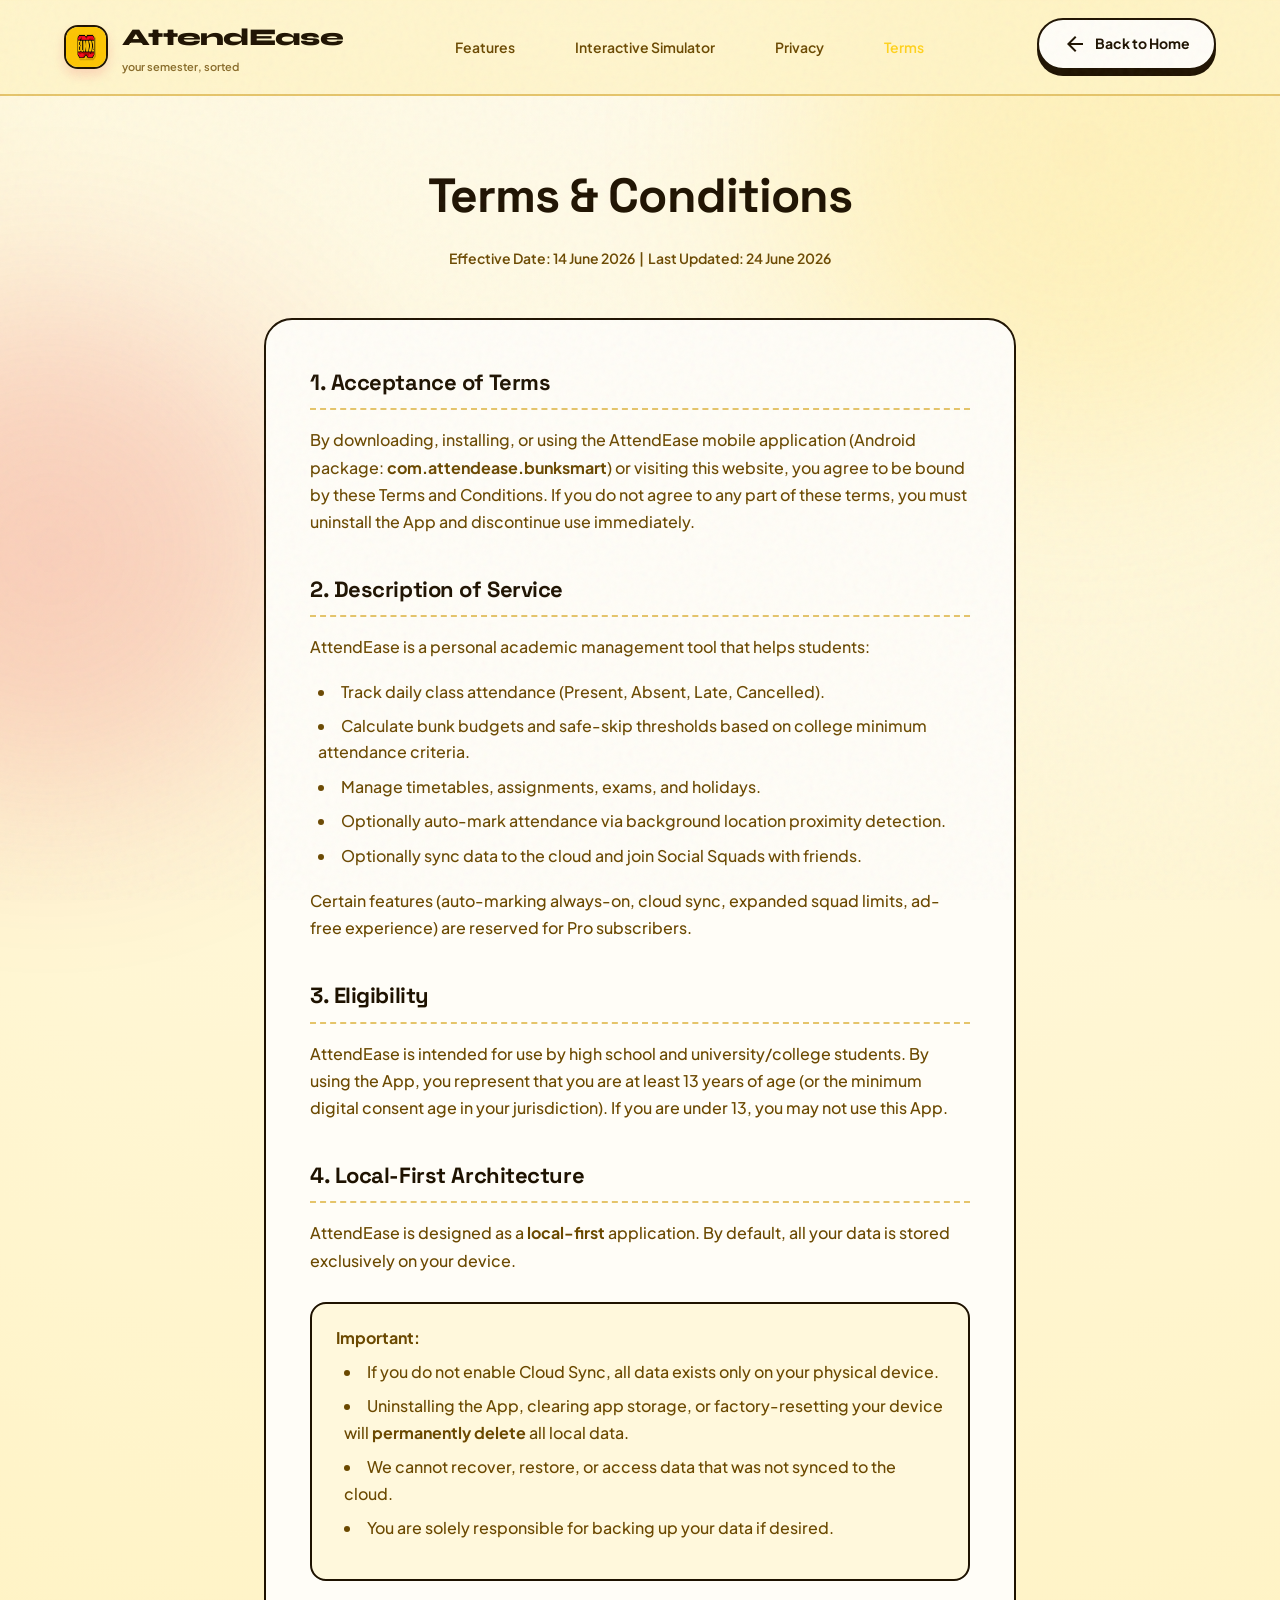
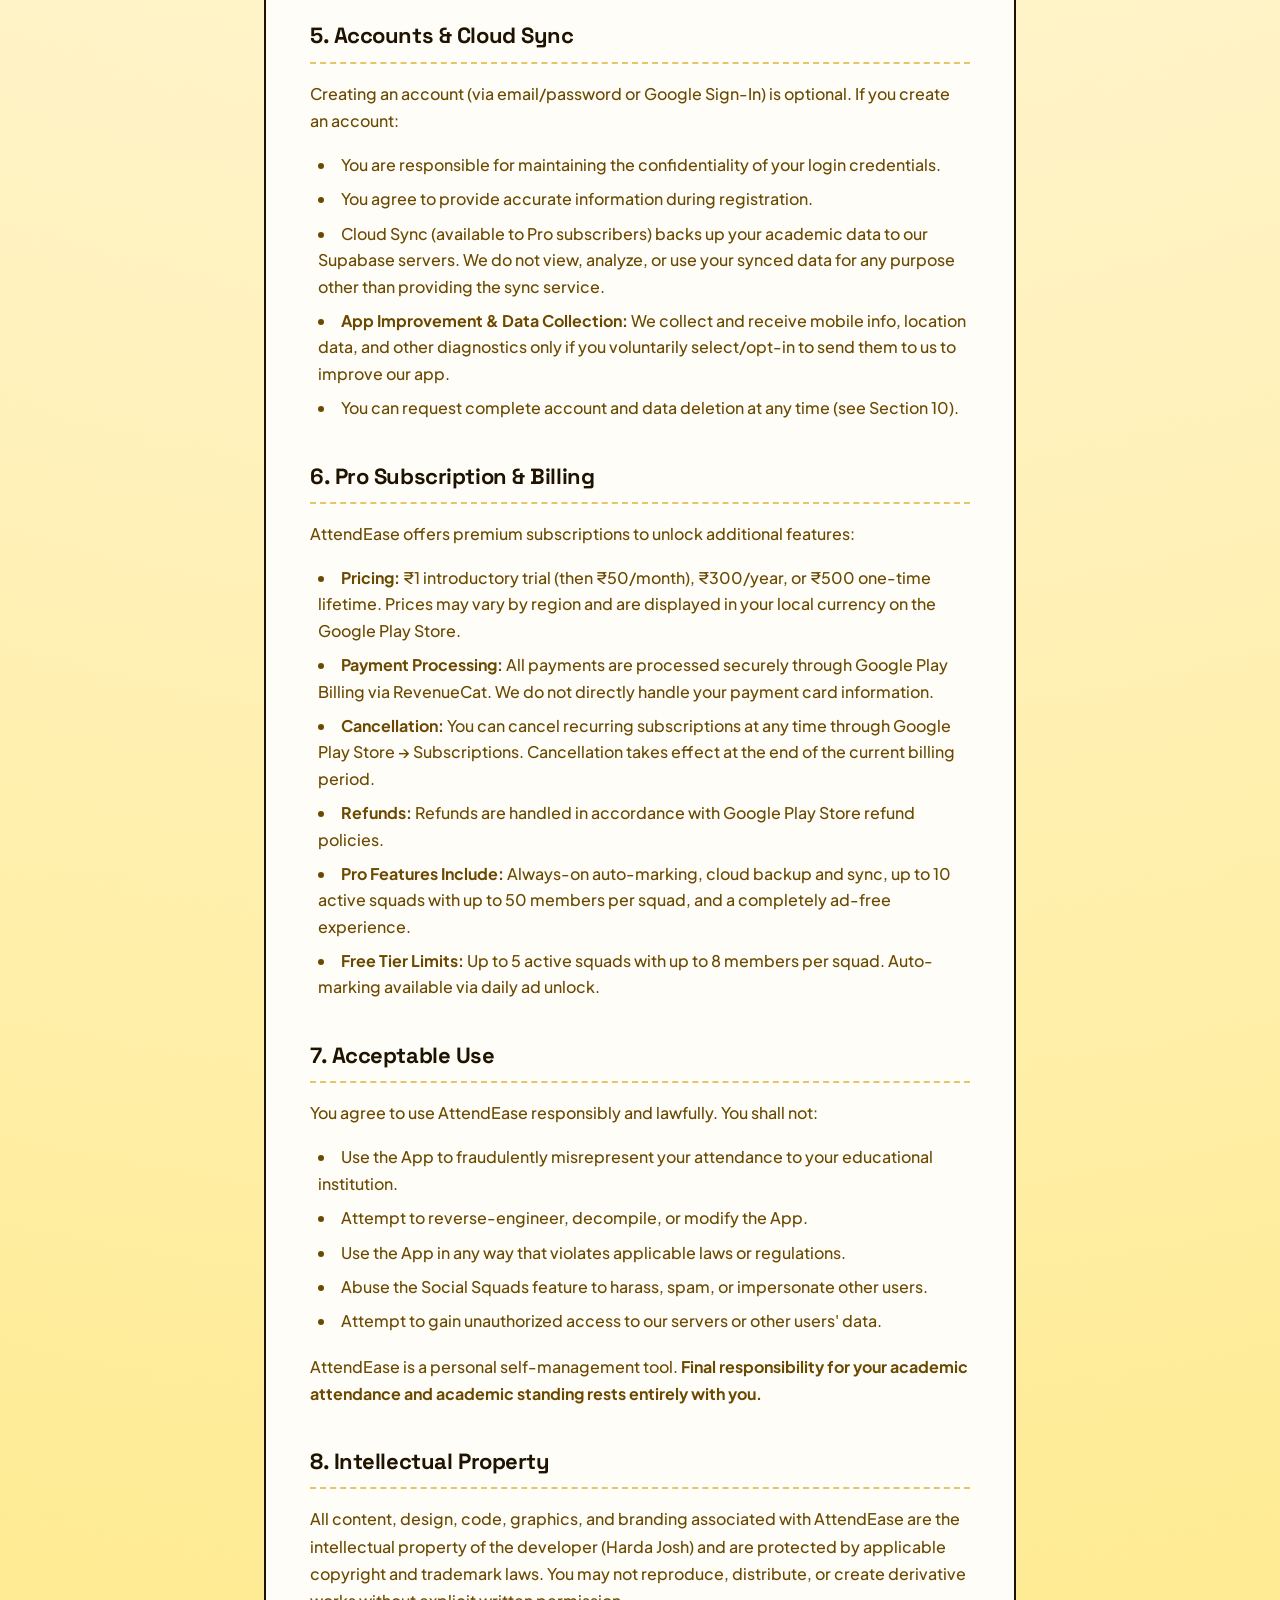
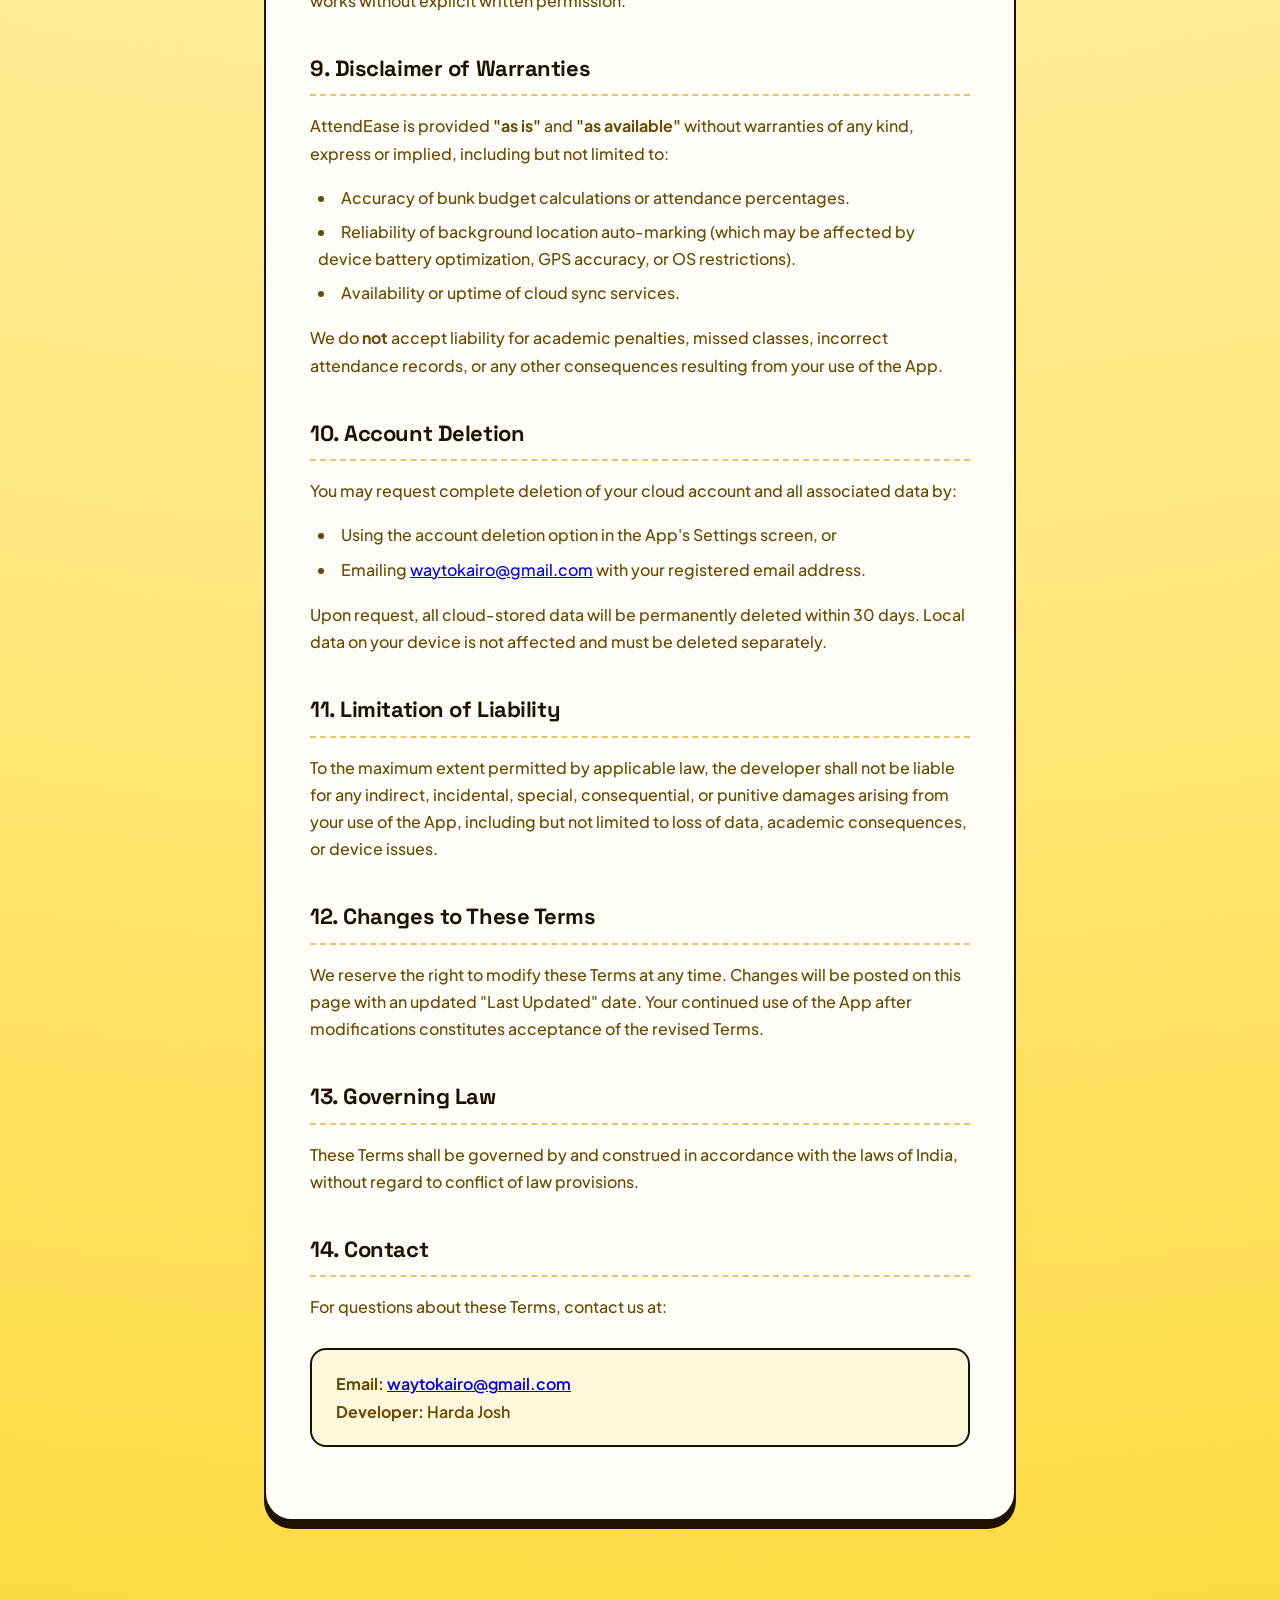
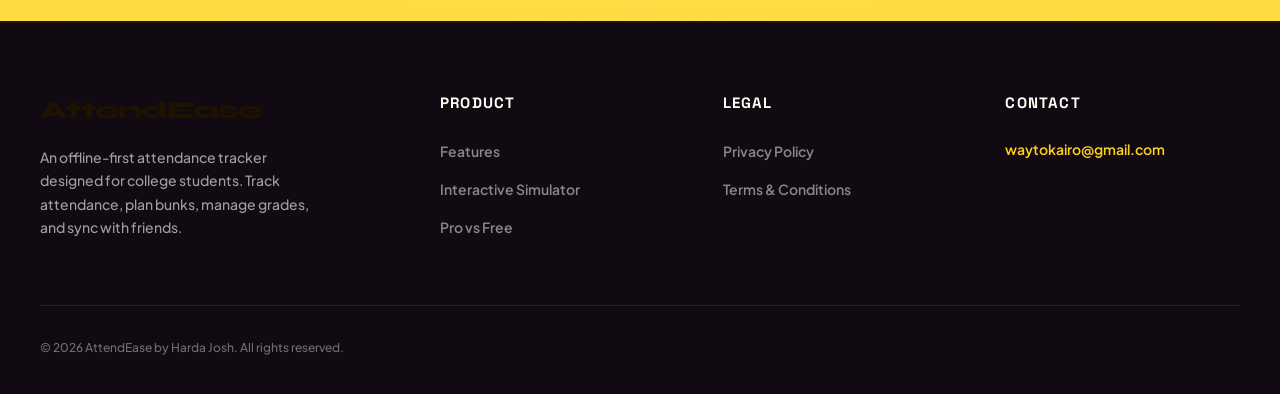
<file: terms.html>
<!DOCTYPE html>
<html lang="en">
<head>
  <meta charset="UTF-8">
  <meta name="viewport" content="width=device-width, initial-scale=1.0">
  <title>Terms & Conditions — AttendEase</title>
  <meta name="description" content="Terms and Conditions for AttendEase (com.attendease.bunksmart). Review the rules governing your use of the App.">
  <link rel="stylesheet" href="style.css">
  <link rel="icon" type="image/png" href="assets/images/favicon.png">
  <link href="https://fonts.googleapis.com/css2?family=Material+Symbols+Outlined" rel="stylesheet" />
</head>
<body>
  <!-- Noise texture overlay -->
  <div class="noise-overlay"></div>

  <!-- Decorative blur blobs -->
  <div class="blob-1"></div>
  <div class="blob-2"></div>

  <!-- Navigation -->
  <header>
    <div class="nav-container">
      <a href="index.html" class="logo-link">
        <img src="assets/images/icon.png" alt="AttendEase Logo">
        <div style="display: flex; flex-direction: column;">
          <span class="logo-text">AttendEase</span>
          <span class="logo-tagline">your semester, sorted</span>
        </div>
      </a>
      <ul class="nav-menu">
        <li><a href="index.html#features">Features</a></li>
        <li><a href="index.html#demo">Interactive Simulator</a></li>
        <li><a href="privacy.html">Privacy</a></li>
        <li><a href="terms.html" style="color: var(--color-primary);">Terms</a></li>
      </ul>
      <div class="nav-actions">
        <a href="index.html" class="btn-outline">
          <span class="material-symbols-outlined">arrow_back</span> Back to Home
        </a>
      </div>
    </div>
  </header>

  <!-- Content Section -->
  <main class="info-page">
    <div class="info-header">
      <h1>Terms & Conditions</h1>
      <div class="info-meta">Effective Date: 14 June 2026 &nbsp;|&nbsp; Last Updated: 24 June 2026</div>
    </div>

    <article class="info-content">
      <section>
        <h2>1. Acceptance of Terms</h2>
        <p>By downloading, installing, or using the AttendEase mobile application (Android package: <b>com.attendease.bunksmart</b>) or visiting this website, you agree to be bound by these Terms and Conditions. If you do not agree to any part of these terms, you must uninstall the App and discontinue use immediately.</p>
      </section>

      <section>
        <h2>2. Description of Service</h2>
        <p>AttendEase is a personal academic management tool that helps students:</p>
        <ul>
          <li>Track daily class attendance (Present, Absent, Late, Cancelled).</li>
          <li>Calculate bunk budgets and safe-skip thresholds based on college minimum attendance criteria.</li>
          <li>Manage timetables, assignments, exams, and holidays.</li>
          <li>Optionally auto-mark attendance via background location proximity detection.</li>
          <li>Optionally sync data to the cloud and join Social Squads with friends.</li>
        </ul>
        <p>Certain features (auto-marking always-on, cloud sync, expanded squad limits, ad-free experience) are reserved for Pro subscribers.</p>
      </section>

      <section>
        <h2>3. Eligibility</h2>
        <p>AttendEase is intended for use by high school and university/college students. By using the App, you represent that you are at least 13 years of age (or the minimum digital consent age in your jurisdiction). If you are under 13, you may not use this App.</p>
      </section>

      <section>
        <h2>4. Local-First Architecture</h2>
        <p>AttendEase is designed as a <b>local-first</b> application. By default, all your data is stored exclusively on your device.</p>
        <div class="highlight-box">
          <p><b>Important:</b></p>
          <ul style="margin-top: 8px;">
            <li>If you do not enable Cloud Sync, all data exists only on your physical device.</li>
            <li>Uninstalling the App, clearing app storage, or factory-resetting your device will <b>permanently delete</b> all local data.</li>
            <li>We cannot recover, restore, or access data that was not synced to the cloud.</li>
            <li>You are solely responsible for backing up your data if desired.</li>
          </ul>
        </div>
      </section>

      <section>
        <h2>5. Accounts &amp; Cloud Sync</h2>
        <p>Creating an account (via email/password or Google Sign-In) is optional. If you create an account:</p>
        <ul>
          <li>You are responsible for maintaining the confidentiality of your login credentials.</li>
          <li>You agree to provide accurate information during registration.</li>
          <li>Cloud Sync (available to Pro subscribers) backs up your academic data to our Supabase servers. We do not view, analyze, or use your synced data for any purpose other than providing the sync service.</li>
          <li><b>App Improvement &amp; Data Collection:</b> We collect and receive mobile info, location data, and other diagnostics only if you voluntarily select/opt-in to send them to us to improve our app.</li>
          <li>You can request complete account and data deletion at any time (see Section 10).</li>
        </ul>
      </section>

      <section>
        <h2>6. Pro Subscription &amp; Billing</h2>
        <p>AttendEase offers premium subscriptions to unlock additional features:</p>
        <ul>
          <li><b>Pricing:</b> ₹1 introductory trial (then ₹50/month), ₹300/year, or ₹500 one-time lifetime. Prices may vary by region and are displayed in your local currency on the Google Play Store.</li>
          <li><b>Payment Processing:</b> All payments are processed securely through Google Play Billing via RevenueCat. We do not directly handle your payment card information.</li>
          <li><b>Cancellation:</b> You can cancel recurring subscriptions at any time through Google Play Store → Subscriptions. Cancellation takes effect at the end of the current billing period.</li>
          <li><b>Refunds:</b> Refunds are handled in accordance with Google Play Store refund policies.</li>
          <li><b>Pro Features Include:</b> Always-on auto-marking, cloud backup and sync, up to 10 active squads with up to 50 members per squad, and a completely ad-free experience.</li>
          <li><b>Free Tier Limits:</b> Up to 5 active squads with up to 8 members per squad. Auto-marking available via daily ad unlock.</li>
        </ul>
      </section>

      <section>
        <h2>7. Acceptable Use</h2>
        <p>You agree to use AttendEase responsibly and lawfully. You shall not:</p>
        <ul>
          <li>Use the App to fraudulently misrepresent your attendance to your educational institution.</li>
          <li>Attempt to reverse-engineer, decompile, or modify the App.</li>
          <li>Use the App in any way that violates applicable laws or regulations.</li>
          <li>Abuse the Social Squads feature to harass, spam, or impersonate other users.</li>
          <li>Attempt to gain unauthorized access to our servers or other users' data.</li>
        </ul>
        <p>AttendEase is a personal self-management tool. <b>Final responsibility for your academic attendance and academic standing rests entirely with you.</b></p>
      </section>

      <section>
        <h2>8. Intellectual Property</h2>
        <p>All content, design, code, graphics, and branding associated with AttendEase are the intellectual property of the developer (Harda Josh) and are protected by applicable copyright and trademark laws. You may not reproduce, distribute, or create derivative works without explicit written permission.</p>
      </section>

      <section>
        <h2>9. Disclaimer of Warranties</h2>
        <p>AttendEase is provided <b>"as is"</b> and <b>"as available"</b> without warranties of any kind, express or implied, including but not limited to:</p>
        <ul>
          <li>Accuracy of bunk budget calculations or attendance percentages.</li>
          <li>Reliability of background location auto-marking (which may be affected by device battery optimization, GPS accuracy, or OS restrictions).</li>
          <li>Availability or uptime of cloud sync services.</li>
        </ul>
        <p>We do <b>not</b> accept liability for academic penalties, missed classes, incorrect attendance records, or any other consequences resulting from your use of the App.</p>
      </section>

      <section>
        <h2>10. Account Deletion</h2>
        <p>You may request complete deletion of your cloud account and all associated data by:</p>
        <ul>
          <li>Using the account deletion option in the App's Settings screen, or</li>
          <li>Emailing <a href="mailto:waytokairo@gmail.com">waytokairo@gmail.com</a> with your registered email address.</li>
        </ul>
        <p>Upon request, all cloud-stored data will be permanently deleted within 30 days. Local data on your device is not affected and must be deleted separately.</p>
      </section>

      <section>
        <h2>11. Limitation of Liability</h2>
        <p>To the maximum extent permitted by applicable law, the developer shall not be liable for any indirect, incidental, special, consequential, or punitive damages arising from your use of the App, including but not limited to loss of data, academic consequences, or device issues.</p>
      </section>

      <section>
        <h2>12. Changes to These Terms</h2>
        <p>We reserve the right to modify these Terms at any time. Changes will be posted on this page with an updated "Last Updated" date. Your continued use of the App after modifications constitutes acceptance of the revised Terms.</p>
      </section>

      <section>
        <h2>13. Governing Law</h2>
        <p>These Terms shall be governed by and construed in accordance with the laws of India, without regard to conflict of law provisions.</p>
      </section>

      <section>
        <h2>14. Contact</h2>
        <p>For questions about these Terms, contact us at:</p>
        <div class="highlight-box">
          <p><b>Email:</b> <a href="mailto:waytokairo@gmail.com">waytokairo@gmail.com</a></p>
          <p><b>Developer:</b> Harda Josh</p>
        </div>
      </section>
    </article>
  </main>

  <!-- Footer -->
  <footer>
    <div class="footer-container">
      <div class="footer-brand">
        <span class="logo-text">AttendEase</span>
        <p>An offline-first attendance tracker designed for college students. Track attendance, plan bunks, manage grades, and sync with friends.</p>
      </div>
      <div class="footer-links-col">
        <h5>Product</h5>
        <ul>
          <li><a href="index.html#features">Features</a></li>
          <li><a href="index.html#demo">Interactive Simulator</a></li>
          <li><a href="index.html#pricing">Pro vs Free</a></li>
        </ul>
      </div>
      <div class="footer-links-col">
        <h5>Legal</h5>
        <ul>
          <li><a href="privacy.html">Privacy Policy</a></li>
          <li><a href="terms.html">Terms & Conditions</a></li>
        </ul>
      </div>
      <div class="footer-links-col">
        <h5>Contact</h5>
        <div style="font-size: 14px; color: var(--color-text-secondary);">
          <a href="mailto:waytokairo@gmail.com" style="color: var(--color-primary);">waytokairo@gmail.com</a>
        </div>
      </div>
    </div>
    <div class="footer-bottom">
      <span>&copy; 2026 AttendEase by Harda Josh. All rights reserved.</span>
    </div>
  </footer>
  <script>
    // High energy particle burst popper effect
    function createPop(e) {
      const rect = e.currentTarget.getBoundingClientRect();
      const x = e.clientX || (rect.left + rect.width / 2);
      const y = e.clientY || (rect.top + rect.height / 2);
      
      const colors = ['#FFD21C', '#E11D2E', '#00C389', '#2563EB', '#FF8A00'];
      const emojis = ['🔥', '✨', '⚡️', '🎉', '💡', '🎓', '🎯', '🚀', '💯'];
      
      for (let i = 0; i < 18; i++) {
        const particle = document.createElement('div');
        particle.className = 'pop-particle';
        const isEmoji = Math.random() > 0.5;
        if (isEmoji) {
          particle.textContent = emojis[Math.floor(Math.random() * emojis.length)];
          particle.style.fontSize = Math.random() * 14 + 12 + 'px';
        } else {
          particle.style.background = colors[Math.floor(Math.random() * colors.length)];
          particle.style.borderRadius = '50%';
          const size = Math.random() * 10 + 6;
          particle.style.width = size + 'px';
          particle.style.height = size + 'px';
          particle.style.border = '2px solid #1E1200';
        }
        
        particle.style.position = 'fixed';
        particle.style.left = x + 'px';
        particle.style.top = y + 'px';
        particle.style.pointerEvents = 'none';
        particle.style.zIndex = '99999';
        
        const angle = Math.random() * Math.PI * 2;
        const velocity = Math.random() * 180 + 100;
        const vx = Math.cos(angle) * velocity;
        const vy = Math.sin(angle) * velocity - 40;
        
        document.body.appendChild(particle);
        
        let opacity = 1;
        let curX = x;
        let curY = y;
        const grav = 0.6;
        let curVy = vy;
        
        const startTime = performance.now();
        function update(time) {
          const elapsed = (time - startTime) / 1000;
          if (elapsed > 0.7) {
            particle.remove();
            return;
          }
          curX += vx * 0.016;
          curVy += grav;
          curY += curVy * 0.016;
          opacity = 1 - elapsed / 0.7;
          
          particle.style.transform = `translate(${curX - x}px, ${curY - y}px) scale(${opacity})`;
          particle.style.opacity = opacity;
          
          requestAnimationFrame(update);
        }
        requestAnimationFrame(update);
      }
    }

    // Attach particle burst listeners to all interactive items
    document.addEventListener('DOMContentLoaded', () => {
      // Sync Light/Dark mode
      if (localStorage.getItem('theme') === 'light') {
        document.body.classList.add('light-theme');
      }

      const interactiveElements = document.querySelectorAll(
        '.btn-primary, .btn-outline, .store-badge, a, button'
      );
      interactiveElements.forEach(el => {
        el.addEventListener('click', (e) => {
          createPop(e);
        });
      });
    });
  </script>
</body>
</html>
</file>
<file: style.css>
/* 
  BUNKK! / AttendEase Web Design System & Stylesheet
  Theme: High-Energy College Vibe — Vibrant, Modern, Friendly
*/

@import url('https://fonts.googleapis.com/css2?family=Plus+Jakarta+Sans:wght@400;500;600;700;800&family=Space+Grotesk:wght@500;700&family=Syne:wght@700;800&display=swap');

:root {
  /* High Energy Palette */
  --color-primary: #FFD21C;        /* Vibrant Yellow */
  --color-primary-light: #FFEFA8;
  --color-primary-dark: #D4A600;
  --color-accent: #E11D2E;         /* Pop Red */
  --color-accent-hover: #C51323;
  --color-accent-warm: #FF8A00;
  --color-accent-green: #00C389;
  --color-accent-blue: #2563EB;

  --color-bg: #FFF4C6;
  --color-bg-light: #FFFBEB;
  --color-bg-card: #FFFDF7;
  --color-bg-card-light: #FFFFFF;
  --color-bg-subtle: #FFF0B2;
  --color-bg-subtle-light: #FFF8D4;

  --color-text-primary: #1E1200;
  --color-text-primary-light: #1E1200;
  --color-text-secondary: #6B4900;
  --color-text-secondary-light: #7E5A00;
  --color-text-tertiary: #9E7B1A;
  --color-text-tertiary-light: #B28F2A;

  --color-border: #E5C46A;
  --color-border-light: #F0DA9B;
  --color-border-strong: #1E1200;

  /* Smooth Bouncy Eases */
  --ease-spring: cubic-bezier(0.34, 1.6, 0.64, 1);
  --ease-smooth: cubic-bezier(0.4, 0, 0.2, 1);

  --shadow-premium: 0 16px 40px rgba(225, 29, 46, 0.12);
  --shadow-glow: 0 0 32px rgba(255, 210, 28, 0.4);
  --shadow-card: 0 8px 30px rgba(30, 18, 0, 0.08);
}

/* Light Mode Overrides */
body.light-theme {
  --color-bg: var(--color-bg-light);
  --color-bg-card: var(--color-bg-card-light);
  --color-bg-subtle: var(--color-bg-subtle-light);
  --color-text-primary: var(--color-text-primary-light);
  --color-text-secondary: var(--color-text-secondary-light);
  --color-text-tertiary: var(--color-text-tertiary-light);
  --color-border: var(--color-border-light);
  --shadow-premium: 0 12px 32px rgba(225, 29, 46, 0.06);
  --shadow-glow: 0 0 24px rgba(255, 210, 28, 0.2);
  --shadow-card: 0 6px 20px rgba(30, 18, 0, 0.04);
}

* {
  box-sizing: border-box;
  margin: 0;
  padding: 0;
}

html {
  scroll-behavior: smooth;
}

body {
  font-family: 'Plus Jakarta Sans', sans-serif;
  background: radial-gradient(circle at top, #FFFBEB 0%, #FFF3C4 35%, #FFE985 70%, #FFD62C 100%);
  color: var(--color-text-primary);
  line-height: 1.65;
  overflow-x: hidden;
  transition: background-color 0.4s var(--ease-smooth), color 0.4s var(--ease-smooth);
}

/* Typography styling */
h1, h2, h3, h4 {
  font-family: 'Space Grotesk', sans-serif;
  font-weight: 700;
  letter-spacing: -0.02em;
}

/* Noise overlay */
.noise-overlay {
  position: fixed;
  top: 0;
  left: 0;
  width: 100vw;
  height: 100vh;
  background: url("data:image/svg+xml,%3Csvg viewBox='0 0 200 200' xmlns='http://www.w3.org/2000/svg'%3E%3Cfilter id='noiseFilter'%3E%3CfeTurbulence type='fractalNoise' baseFrequency='0.8' numOctaves='3' stitchTiles='stitch'/%3E%3C/filter%3E%3Crect width='100%25' height='100%25' filter='url(%23noiseFilter)' opacity='0.045'/%3E%3C/svg%3E");
  pointer-events: none;
  z-index: 9999;
}

/* Background grid layout */
.background-grid {
  position: absolute;
  top: 0;
  left: 0;
  width: 100%;
  height: 100%;
  background-image: radial-gradient(rgba(30, 18, 0, 0.15) 1px, transparent 1px);
  background-size: 30px 30px;
  opacity: 0.15;
  z-index: -2;
  mask-image: radial-gradient(ellipse at top, black 50%, transparent 90%);
  -webkit-mask-image: radial-gradient(ellipse at top, black 50%, transparent 90%);
}

.blob-1, .blob-2 {
  position: absolute;
  border-radius: 50%;
  filter: blur(100px);
  z-index: -1;
  opacity: 0.18;
}

.blob-1 {
  width: 600px;
  height: 600px;
  background: var(--color-primary);
  top: -150px;
  right: -100px;
}

.blob-2 {
  width: 500px;
  height: 500px;
  background: var(--color-accent);
  top: 300px;
  left: -200px;
}

/* Header & Navigation */
header {
  position: sticky;
  top: 0;
  width: 100%;
  backdrop-filter: blur(24px);
  -webkit-backdrop-filter: blur(24px);
  background-color: rgba(255, 244, 198, 0.8);
  border-bottom: 2px solid var(--color-border);
  z-index: 100;
  transition: all 0.3s ease;
}

body.light-theme header {
  background-color: rgba(255, 251, 240, 0.85);
}

.nav-container {
  max-width: 1200px;
  margin: 0 auto;
  padding: 18px 24px;
  display: flex;
  justify-content: space-between;
  align-items: center;
}

.logo-link {
  display: flex;
  align-items: center;
  gap: 14px;
  text-decoration: none;
  color: var(--color-text-primary);
}

.logo-link img {
  width: 44px;
  height: 44px;
  border-radius: 14px;
  border: 2px solid var(--color-border-strong);
  box-shadow: 0 6px 12px rgba(225, 29, 46, 0.15);
  transition: transform 0.3s var(--ease-spring);
}

.logo-link:hover img {
  transform: rotate(-8deg) scale(1.1);
}

.logo-text {
  font-family: 'Syne', sans-serif;
  font-weight: 800;
  font-size: 24px;
  letter-spacing: -0.03em;
  color: var(--color-text-primary);
}

.logo-tagline {
  font-size: 11px;
  color: var(--color-text-secondary);
  font-weight: 600;
  text-transform: lowercase;
  opacity: 0.8;
}

.nav-menu {
  display: flex;
  gap: 36px;
  list-style: none;
  align-items: center;
}

.nav-menu a {
  text-decoration: none;
  color: var(--color-text-secondary);
  font-weight: 600;
  font-size: 14px;
  padding: 6px 12px;
  border-radius: 99px;
  transition: all 0.25s var(--ease-spring);
}

.nav-menu a:hover {
  color: var(--color-text-primary);
  background: rgba(255, 210, 28, 0.15);
}

.nav-actions {
  display: flex;
  align-items: center;
  gap: 16px;
}

.btn-toggle-theme {
  background: var(--color-bg-card);
  border: 2px solid var(--color-border-strong);
  color: var(--color-text-secondary);
  width: 44px;
  height: 44px;
  border-radius: 14px;
  cursor: pointer;
  display: flex;
  align-items: center;
  justify-content: center;
  box-shadow: 0 4px 0 var(--color-border-strong);
  transform: translateY(-2px);
  transition: all 0.2s var(--ease-spring);
}

.btn-toggle-theme:hover {
  color: var(--color-text-primary);
  transform: translateY(-4px);
  box-shadow: 0 6px 0 var(--color-border-strong);
}

.btn-toggle-theme:active {
  transform: translateY(0);
  box-shadow: 0 0 0 var(--color-border-strong);
}

.btn-primary {
  background: var(--color-accent);
  color: #FFFDF4;
  border: 2px solid var(--color-border-strong);
  padding: 12px 24px;
  border-radius: 99px;
  font-weight: 700;
  font-size: 14px;
  cursor: pointer;
  text-decoration: none;
  display: inline-flex;
  align-items: center;
  gap: 8px;
  box-shadow: 0 6px 0 var(--color-border-strong);
  transform: translateY(-3px);
  transition: all 0.25s var(--ease-spring);
}

.btn-primary:hover {
  transform: translateY(-5px);
  box-shadow: 0 8px 0 var(--color-border-strong);
  background: var(--color-accent-hover);
}

.btn-primary:active {
  transform: translateY(0);
  box-shadow: 0 0 0 var(--color-border-strong);
}

.btn-outline {
  border: 2px solid var(--color-border-strong);
  background: var(--color-bg-card);
  color: var(--color-text-primary);
  padding: 12px 24px;
  border-radius: 99px;
  font-weight: 700;
  font-size: 14px;
  cursor: pointer;
  text-decoration: none;
  display: inline-flex;
  align-items: center;
  gap: 8px;
  box-shadow: 0 6px 0 var(--color-border-strong);
  transform: translateY(-3px);
  transition: all 0.25s var(--ease-spring);
}

.btn-outline:hover {
  transform: translateY(-5px);
  box-shadow: 0 8px 0 var(--color-border-strong);
  background: rgba(255, 210, 28, 0.1);
}

.btn-outline:active {
  transform: translateY(0);
  box-shadow: 0 0 0 var(--color-border-strong);
}

/* Hamburger menu */
.menu-toggle {
  display: none;
  flex-direction: column;
  gap: 6px;
  background: none;
  border: none;
  cursor: pointer;
}

.menu-toggle span {
  width: 25px;
  height: 3px;
  background-color: var(--color-text-primary);
  border-radius: 2px;
  transition: all 0.3s ease;
}

/* Hero Section */
.hero {
  max-width: 1200px;
  margin: 0 auto;
  padding: 80px 24px 100px 24px;
  display: flex;
  gap: 64px;
  align-items: center;
  position: relative;
}

.hero-content {
  flex: 1.2;
}

.badge-tag {
  background: rgba(225, 29, 46, 0.08);
  color: var(--color-accent);
  padding: 8px 16px;
  border-radius: 100px;
  font-size: 11px;
  font-weight: 700;
  letter-spacing: 0.06em;
  display: inline-flex;
  align-items: center;
  gap: 8px;
  border: 2px solid var(--color-border-strong);
  margin-bottom: 28px;
  text-transform: uppercase;
}

.hero-title {
  font-size: 72px;
  line-height: 1.05;
  margin-bottom: 24px;
  color: var(--color-text-primary);
}

.hero-title span {
  position: relative;
  background: linear-gradient(135deg, var(--color-accent) 0%, var(--color-accent-warm) 60%, var(--color-primary-dark) 100%);
  -webkit-background-clip: text;
  -webkit-text-fill-color: transparent;
}

.hero-description {
  font-size: 18px;
  color: var(--color-text-secondary);
  margin-bottom: 40px;
  max-width: 560px;
  font-weight: 500;
}

.hero-cta {
  display: flex;
  gap: 16px;
  align-items: center;
}

.hero-cta .store-badge {
  display: flex;
  align-items: center;
  gap: 14px;
  background: var(--color-bg-card);
  border: 2px solid var(--color-border-strong);
  padding: 12px 28px;
  border-radius: 99px;
  text-decoration: none;
  color: var(--color-text-primary);
  box-shadow: 0 6px 0 var(--color-border-strong);
  transform: translateY(-3px);
  transition: all 0.25s var(--ease-spring);
}

.hero-cta .store-badge:hover {
  transform: translateY(-5px);
  box-shadow: 0 8px 0 var(--color-border-strong);
}

.hero-cta .store-badge:active {
  transform: translateY(0);
  box-shadow: 0 0 0 var(--color-border-strong);
}

.hero-cta .store-badge svg {
  width: 32px;
  height: 32px;
  fill: var(--color-accent);
}

.hero-cta .badge-info {
  display: flex;
  flex-direction: column;
  text-align: left;
}

.badge-info span:first-child {
  font-size: 9px;
  color: var(--color-text-secondary);
  text-transform: uppercase;
  letter-spacing: 0.08em;
  font-weight: 700;
}

.badge-info span:last-child {
  font-size: 16px;
  font-weight: 800;
  font-family: 'Space Grotesk', sans-serif;
}

.hero-stats {
  display: flex;
  gap: 48px;
  margin-top: 48px;
  border-top: 2px dashed var(--color-border);
  padding-top: 36px;
}

.stat-item {
  display: flex;
  flex-direction: column;
}

.stat-num {
  font-family: 'Space Grotesk', sans-serif;
  font-size: 36px;
  font-weight: 800;
  color: var(--color-text-primary);
  line-height: 1.1;
}

.stat-label {
  font-size: 11px;
  text-transform: uppercase;
  letter-spacing: 0.08em;
  color: var(--color-text-secondary);
  font-weight: 700;
  margin-top: 4px;
}

/* Device Showcase */
.hero-showcase {
  flex: 0.8;
  display: flex;
  justify-content: center;
  align-items: center;
  position: relative;
}

/* App Simulator / Device Frame */
.device-wrapper {
  position: relative;
  width: 320px;
  height: 650px;
  background: #1E1200;
  border-radius: 44px;
  padding: 12px;
  box-shadow: 0 30px 60px -12px rgba(30, 18, 0, 0.4),
    0 0 0 3px var(--color-border-strong),
    0 0 30px rgba(225, 29, 46, 0.15);
  transition: transform 0.5s var(--ease-spring);
}

.device-wrapper::after {
  content: '';
  position: absolute;
  top: 18px;
  left: 50%;
  transform: translateX(-50%);
  width: 90px;
  height: 22px;
  background: #1E1200;
  border-radius: 20px;
  z-index: 11;
}

.device-screen {
  position: relative;
  width: 100%;
  height: 100%;
  background: linear-gradient(180deg, #1C111C 0%, #0F0910 100%);
  border-radius: 32px;
  overflow: hidden;
  display: flex;
  flex-direction: column;
  border: 1px solid rgba(255, 255, 255, 0.08);
}

.device-glare {
  position: absolute;
  top: 0;
  left: 0;
  width: 100%;
  height: 100%;
  background: linear-gradient(135deg, rgba(255, 210, 28, 0.15) 0%, rgba(255, 255, 255, 0) 50%);
  z-index: 10;
  pointer-events: none;
}

/* App Simulator Screens Code */
.app-header {
  height: 56px;
  padding: 20px 16px 8px 16px;
  display: flex;
  justify-content: space-between;
  align-items: center;
  border-bottom: 1px solid rgba(255, 255, 255, 0.08);
}

.app-user-row {
  display: flex;
  align-items: center;
  gap: 10px;
}

.app-avatar {
  width: 32px;
  height: 32px;
  border-radius: 50%;
  background: var(--color-primary);
  display: flex;
  align-items: center;
  justify-content: center;
  color: #1E1200;
  font-weight: 800;
  font-size: 12px;
}

.app-greeting-label {
  font-size: 10px;
  color: rgba(255, 255, 255, 0.6);
}

.app-greeting-name {
  font-size: 13px;
  font-weight: 700;
  color: #FFFDF4;
}

.app-bell {
  width: 30px;
  height: 30px;
  border-radius: 50%;
  background: rgba(255, 255, 255, 0.06);
  display: flex;
  align-items: center;
  justify-content: center;
  color: var(--color-primary);
  cursor: pointer;
}

.app-content-area {
  flex: 1;
  overflow-y: auto;
  padding: 16px;
  display: none;
  animation: fadeIn 0.3s var(--ease-out);
}

.app-content-area.active {
  display: block;
}

@keyframes fadeIn {
  from {
    opacity: 0;
    transform: translateY(12px);
  }
  to {
    opacity: 1;
    transform: translateY(0);
  }
}

.app-hero-card {
  background: linear-gradient(135deg, #E11D2E 0%, #FF8A00 60%, #FFD21C 100%);
  border-radius: 20px;
  padding: 18px;
  color: #1E1200;
  margin-bottom: 18px;
  position: relative;
  box-shadow: 0 8px 24px rgba(225, 29, 46, 0.2);
  border: 1px solid rgba(255, 255, 255, 0.25);
}

.app-hero-label {
  font-size: 9px;
  text-transform: uppercase;
  letter-spacing: 0.08em;
  font-weight: 700;
  opacity: 0.85;
}

.app-hero-percentage {
  font-family: 'Space Grotesk', sans-serif;
  font-size: 40px;
  font-weight: 800;
  margin: 2px 0;
  line-height: 1.1;
}

.app-status-chip {
  display: inline-flex;
  padding: 4px 12px;
  border-radius: 100px;
  font-size: 10px;
  font-weight: 800;
  background: rgba(255, 255, 255, 0.45);
}

.app-hero-stats-row {
  display: flex;
  justify-content: space-between;
  margin-top: 16px;
  border-top: 1px solid rgba(30, 18, 0, 0.15);
  padding-top: 12px;
  font-size: 11px;
  font-weight: 600;
}

.app-section-title {
  font-family: 'Space Grotesk', sans-serif;
  font-size: 14px;
  font-weight: 700;
  color: #FFFDF4;
  margin-bottom: 12px;
  display: flex;
  justify-content: space-between;
  align-items: center;
}

.app-section-date {
  font-size: 10px;
  color: var(--color-primary);
  font-weight: normal;
}

.app-class-list {
  display: flex;
  flex-direction: column;
  gap: 10px;
}

.app-class-card {
  background: rgba(255, 255, 255, 0.05);
  border: 1px solid rgba(255, 255, 255, 0.08);
  border-radius: 16px;
  padding: 14px;
  display: flex;
  align-items: center;
  position: relative;
  overflow: hidden;
}

.app-class-card::before {
  content: '';
  position: absolute;
  left: 0;
  top: 0;
  bottom: 0;
  width: 5px;
  background: var(--subj-color, #FFD21C);
}

.app-class-info {
  flex: 1;
  padding-left: 10px;
}

.app-class-code {
  font-size: 9px;
  font-weight: 800;
  color: var(--subj-color, #FFD21C);
  text-transform: uppercase;
  letter-spacing: 0.05em;
}

.app-class-name {
  font-size: 12px;
  font-weight: 700;
  color: #FFFDF4;
  margin: 2px 0;
}

.app-class-time {
  font-size: 9px;
  color: rgba(255, 255, 255, 0.5);
}

.app-btn-group {
  display: flex;
  gap: 6px;
}

.app-mark-btn {
  width: 32px;
  height: 32px;
  border-radius: 10px;
  border: none;
  font-size: 12px;
  font-weight: 800;
  cursor: pointer;
  display: flex;
  align-items: center;
  justify-content: center;
  transition: all 0.2s var(--ease-spring);
}

.app-mark-btn.btn-p {
  background: rgba(0, 195, 137, 0.12);
  color: #00C389;
}

.app-mark-btn.btn-l {
  background: rgba(255, 138, 0, 0.12);
  color: #FF8A00;
}

.app-mark-btn.btn-a {
  background: rgba(225, 29, 46, 0.12);
  color: #E11D2E;
}

.app-mark-btn.active.btn-p {
  background: #00C389;
  color: white;
  transform: scale(1.1);
}

.app-mark-btn.active.btn-l {
  background: #FF8A00;
  color: white;
  transform: scale(1.1);
}

.app-mark-btn.active.btn-a {
  background: #E11D2E;
  color: white;
  transform: scale(1.1);
}

/* Dashboard screen specific */
.app-stat-cards {
  display: grid;
  grid-template-columns: repeat(3, 1fr);
  gap: 8px;
  margin-bottom: 16px;
}

.app-stat-card {
  background: rgba(255, 255, 255, 0.04);
  border: 1px solid rgba(255, 255, 255, 0.08);
  border-radius: 14px;
  padding: 10px 8px;
  text-align: center;
}

.app-stat-val {
  font-family: 'Space Grotesk', sans-serif;
  font-size: 16px;
  font-weight: 700;
  color: #FFFDF4;
}

.app-stat-lbl {
  font-size: 8px;
  text-transform: uppercase;
  color: rgba(255, 255, 255, 0.4);
  margin-top: 2px;
  font-weight: 700;
}

.app-subject-card {
  background: rgba(255, 255, 255, 0.04);
  border: 1px solid rgba(255, 255, 255, 0.08);
  border-radius: 16px;
  padding: 14px;
  margin-bottom: 10px;
}

.app-subject-header {
  display: flex;
  justify-content: space-between;
  align-items: center;
}

.app-subject-details {
  display: flex;
  flex-direction: column;
}

.app-subject-name {
  font-size: 12px;
  font-weight: 700;
  color: #FFFDF4;
}

.app-subject-teacher {
  font-size: 9px;
  color: rgba(255, 255, 255, 0.4);
}

.app-subject-pct {
  font-family: 'Space Grotesk', sans-serif;
  font-size: 14px;
  font-weight: 700;
  color: #00C389;
}

.app-progress-bar-wrapper {
  background: rgba(255, 255, 255, 0.08);
  height: 6px;
  border-radius: 10px;
  overflow: hidden;
  margin-top: 10px;
}

.app-progress-bar-fill {
  background: linear-gradient(90deg, #E11D2E, #00C389);
  height: 100%;
  width: 83%;
  border-radius: 10px;
}

/* Calendar screen */
.app-calendar-header {
  display: flex;
  justify-content: space-between;
  align-items: center;
  margin-bottom: 12px;
}

.app-calendar-month {
  font-size: 12px;
  font-weight: 700;
  color: #FFFDF4;
}

.app-calendar-grid {
  display: grid;
  grid-template-columns: repeat(7, 1fr);
  gap: 6px;
  text-align: center;
}

.app-calendar-day-label {
  font-size: 8px;
  font-weight: 700;
  color: rgba(255, 255, 255, 0.3);
  text-transform: uppercase;
}

.app-calendar-cell {
  aspect-ratio: 1;
  display: flex;
  flex-direction: column;
  align-items: center;
  justify-content: center;
  font-size: 10px;
  color: #FFFDF4;
  border-radius: 10px;
  cursor: pointer;
  position: relative;
  transition: all 0.2s ease;
}

.app-calendar-cell:hover {
  background: rgba(255, 255, 255, 0.08);
}

.app-calendar-cell.today {
  background: var(--color-accent);
  color: white;
  font-weight: 700;
}

.app-calendar-cell.has-dots::after {
  content: '●';
  font-size: 6px;
  color: #00C389;
  position: absolute;
  bottom: 2px;
}

.app-calendar-cell.text-muted {
  opacity: 0.3;
}

/* Simulator Navigation */
.app-bottom-nav {
  height: 56px;
  background-color: #120A12;
  border-top: 1px solid rgba(255, 255, 255, 0.08);
  display: flex;
  justify-content: space-around;
  align-items: center;
  z-index: 12;
}

.app-nav-item {
  display: flex;
  flex-direction: column;
  align-items: center;
  background: none;
  border: none;
  color: rgba(255, 255, 255, 0.4);
  cursor: pointer;
  font-family: 'Plus Jakarta Sans', sans-serif;
  transition: all 0.2s var(--ease-spring);
}

.app-nav-item.active {
  color: var(--color-primary);
}

.app-nav-icon {
  font-size: 20px;
  margin-bottom: 2px;
}

.app-nav-label {
  font-size: 8px;
  font-weight: 700;
}

/* Floating screen cards decoration on landing page */
.floating-card {
  position: absolute;
  background: rgba(255, 253, 247, 0.9);
  border: 2px solid var(--color-border-strong);
  border-radius: 20px;
  padding: 12px 24px;
  backdrop-filter: blur(16px);
  -webkit-backdrop-filter: blur(16px);
  display: flex;
  align-items: center;
  gap: 14px;
  box-shadow: 0 8px 0 var(--color-border-strong);
  animation: float 6s ease-in-out infinite;
  z-index: 5;
}

.floating-card.card-left {
  top: 15%;
  left: -80px;
  animation-delay: 0s;
}

.floating-card.card-right {
  bottom: 20%;
  right: -80px;
  animation-delay: 3s;
}

@keyframes float {
  0% {
    transform: translateY(0px) rotate(0deg);
  }
  50% {
    transform: translateY(-12px) rotate(3deg);
  }
  100% {
    transform: translateY(0px) rotate(0deg);
  }
}

.floating-icon {
  width: 40px;
  height: 40px;
  border-radius: 12px;
  background: rgba(225, 29, 46, 0.08);
  display: flex;
  align-items: center;
  justify-content: center;
  color: var(--color-accent);
  font-size: 20px;
  border: 2px solid var(--color-border-strong);
}

.floating-card-title {
  font-size: 11px;
  color: var(--color-text-secondary);
  font-weight: 700;
}

.floating-card-value {
  font-family: 'Space Grotesk', sans-serif;
  font-size: 18px;
  font-weight: 700;
  color: var(--color-text-primary);
}

/* Features Section */
.features-section {
  max-width: 1200px;
  margin: 0 auto;
  padding: 100px 24px;
  position: relative;
}

.section-header {
  text-align: center;
  max-width: 650px;
  margin: 0 auto 64px auto;
}

.section-tag {
  color: var(--color-accent);
  text-transform: uppercase;
  font-size: 12px;
  font-weight: 800;
  letter-spacing: 0.1em;
  margin-bottom: 14px;
  display: block;
}

.section-title {
  font-size: 48px;
  line-height: 1.15;
  margin-bottom: 18px;
  color: var(--color-text-primary);
}

.section-desc {
  color: var(--color-text-secondary);
  font-size: 17px;
  font-weight: 500;
}

.features-grid {
  display: grid;
  grid-template-columns: repeat(3, 1fr);
  gap: 32px;
}

.feature-card {
  background: var(--color-bg-card);
  border: 2px solid var(--color-border-strong);
  padding: 36px;
  border-radius: 24px;
  box-shadow: 0 8px 0 var(--color-border-strong);
  transition: all 0.3s var(--ease-spring);
  position: relative;
  overflow: hidden;
}

.feature-card:hover {
  transform: translateY(-8px);
  box-shadow: 0 12px 0 var(--color-border-strong);
}

.feature-icon {
  width: 60px;
  height: 60px;
  border-radius: 16px;
  background: rgba(255, 210, 28, 0.2);
  color: var(--color-text-primary);
  display: flex;
  align-items: center;
  justify-content: center;
  font-size: 26px;
  margin-bottom: 24px;
  border: 2px solid var(--color-border-strong);
  transition: all 0.3s var(--ease-spring);
}

.feature-card:hover .feature-icon {
  background: var(--color-primary);
  transform: rotate(-10deg) scale(1.1);
}

.feature-card h3 {
  font-size: 22px;
  margin-bottom: 14px;
  color: var(--color-text-primary);
}

.feature-card p {
  color: var(--color-text-secondary);
  font-size: 15px;
  line-height: 1.6;
  font-weight: 500;
}

/* Demo Showcase Section */
.demo-showcase-section {
  background-color: var(--color-bg-card);
  border-top: 2px solid var(--color-border-strong);
  border-bottom: 2px solid var(--color-border-strong);
  padding: 100px 24px;
  position: relative;
}

.demo-container {
  max-width: 1200px;
  margin: 0 auto;
  display: flex;
  gap: 80px;
  align-items: center;
}

.demo-info {
  flex: 1.2;
}

.demo-selector {
  flex: 0.8;
  display: flex;
  justify-content: center;
}

.demo-tabs {
  display: flex;
  flex-direction: column;
  gap: 16px;
  margin-top: 32px;
}

.demo-tab-btn {
  display: flex;
  align-items: center;
  gap: 20px;
  background: transparent;
  border: 2px solid var(--color-border-strong);
  padding: 20px;
  border-radius: 20px;
  cursor: pointer;
  text-align: left;
  box-shadow: 0 4px 0 var(--color-border-strong);
  transform: translateY(-2px);
  transition: all 0.25s var(--ease-spring);
  width: 100%;
}

.demo-tab-btn:hover {
  transform: translateY(-4px);
  box-shadow: 0 6px 0 var(--color-border-strong);
  background: rgba(255, 210, 28, 0.05);
}

.demo-tab-btn.active {
  border-color: var(--color-border-strong);
  background: var(--color-primary-light);
  transform: translateY(0);
  box-shadow: 0 0 0 var(--color-border-strong);
}

.demo-tab-icon {
  width: 44px;
  height: 44px;
  border-radius: 12px;
  background: var(--color-bg-subtle);
  display: flex;
  align-items: center;
  justify-content: center;
  color: var(--color-text-primary);
  font-size: 20px;
  border: 2px solid var(--color-border-strong);
  transition: all 0.2s ease;
}

.demo-tab-btn.active .demo-tab-icon {
  background: var(--color-primary);
}

.demo-tab-text {
  display: flex;
  flex-direction: column;
}

.demo-tab-title {
  font-family: 'Space Grotesk', sans-serif;
  font-size: 18px;
  font-weight: 700;
  color: var(--color-text-primary);
}

.demo-tab-desc {
  font-size: 13px;
  color: var(--color-text-secondary);
  font-weight: 500;
  margin-top: 2px;
}

/* Pricing / Plan Section */
.pricing-section {
  max-width: 1200px;
  margin: 0 auto;
  padding: 100px 24px;
}

.pricing-cards-container {
  display: grid;
  grid-template-columns: repeat(2, 1fr);
  gap: 32px;
  max-width: 900px;
  margin: 0 auto;
}

.pricing-card {
  background: var(--color-bg-card);
  border: 2px solid var(--color-border-strong);
  border-radius: 28px;
  padding: 48px;
  box-shadow: 0 8px 0 var(--color-border-strong);
  position: relative;
  display: flex;
  flex-direction: column;
  transition: all 0.3s var(--ease-spring);
}

.pricing-card.premium-tier {
  background: var(--color-bg-light);
}

.pricing-card.premium-tier::before {
  content: '⚡️ POPULAR';
  position: absolute;
  top: -14px;
  right: 36px;
  background: var(--color-accent);
  color: white;
  padding: 6px 14px;
  border-radius: 100px;
  font-size: 11px;
  font-weight: 800;
  letter-spacing: 0.05em;
  border: 2px solid var(--color-border-strong);
}

.pricing-card:hover {
  transform: translateY(-8px);
  box-shadow: 0 12px 0 var(--color-border-strong);
}

.pricing-header {
  margin-bottom: 32px;
}

.plan-name {
  font-family: 'Space Grotesk', sans-serif;
  font-size: 28px;
  margin-bottom: 8px;
  color: var(--color-text-primary);
}

.plan-desc {
  color: var(--color-text-secondary);
  font-size: 15px;
  font-weight: 500;
}

.plan-price-row {
  display: flex;
  align-items: baseline;
  gap: 4px;
  margin: 24px 0 0 0;
}

.price-currency {
  font-size: 24px;
  font-weight: 800;
  color: var(--color-text-primary);
}

.price-amount {
  font-family: 'Space Grotesk', sans-serif;
  font-size: 54px;
  font-weight: 800;
  color: var(--color-text-primary);
  line-height: 1;
}

.price-period {
  color: var(--color-text-secondary);
  font-size: 14px;
  font-weight: 600;
}

.plan-features-list {
  list-style: none;
  display: flex;
  flex-direction: column;
  gap: 16px;
  margin-bottom: 40px;
  flex: 1;
}

.plan-features-list li {
  display: flex;
  align-items: center;
  gap: 12px;
  font-size: 15px;
  color: var(--color-text-secondary);
  font-weight: 500;
}

.plan-features-list li.disabled {
  opacity: 0.45;
  text-decoration: line-through;
}

.plan-features-list svg {
  width: 22px;
  height: 22px;
  fill: var(--color-accent-green);
  flex-shrink: 0;
}

.plan-features-list li.disabled svg {
  fill: var(--color-text-tertiary);
}

.pricing-card .btn {
  width: 100%;
  justify-content: center;
  padding: 14px;
  border-radius: 16px;
}

/* FAQ Section */
.faq-section {
  max-width: 800px;
  margin: 0 auto;
  padding: 50px 24px 100px 24px;
}

.faq-container {
  display: flex;
  flex-direction: column;
  gap: 16px;
}

.faq-item {
  background: var(--color-bg-card);
  border: 2px solid var(--color-border-strong);
  border-radius: 20px;
  overflow: hidden;
  box-shadow: 0 4px 0 var(--color-border-strong);
  transition: all 0.3s ease;
}

.faq-question {
  padding: 22px 28px;
  display: flex;
  justify-content: space-between;
  align-items: center;
  cursor: pointer;
  user-select: none;
}

.faq-question h4 {
  font-size: 17px;
  font-family: 'Plus Jakarta Sans', sans-serif;
  font-weight: 700;
  color: var(--color-text-primary);
}

.faq-icon {
  font-size: 22px;
  color: var(--color-text-secondary);
  transition: transform 0.3s var(--ease-spring);
}

.faq-answer {
  max-height: 0;
  overflow: hidden;
  transition: max-height 0.35s var(--ease-smooth), padding 0.3s ease;
  padding: 0 28px;
  color: var(--color-text-secondary);
  font-size: 15px;
  line-height: 1.65;
  font-weight: 500;
}

.faq-item.open {
  transform: translateY(-2px);
  box-shadow: 0 6px 0 var(--color-border-strong);
}

.faq-item.open .faq-icon {
  transform: rotate(180deg);
  color: var(--color-accent);
}

.faq-item.open .faq-answer {
  max-height: 250px;
  padding-bottom: 24px;
}

/* Legal & Information pages layout styling */
.info-page {
  max-width: 800px;
  margin: 60px auto 100px auto;
  padding: 0 24px;
}

.info-header {
  margin-bottom: 48px;
  text-align: center;
}

.info-header h1 {
  font-size: 48px;
  margin-bottom: 12px;
}

.info-meta {
  color: var(--color-text-secondary);
  font-size: 14px;
  font-weight: 600;
}

.info-content {
  background: var(--color-bg-card);
  border: 2px solid var(--color-border-strong);
  border-radius: 28px;
  padding: 44px;
  box-shadow: 0 8px 0 var(--color-border-strong);
}

.info-content section {
  margin-bottom: 36px;
}

.info-content section:last-child {
  margin-bottom: 0;
}

.info-content h2 {
  font-size: 22px;
  margin-bottom: 16px;
  color: var(--color-text-primary);
  border-bottom: 2px dashed var(--color-border);
  padding-bottom: 8px;
}

.info-content p {
  color: var(--color-text-secondary);
  font-size: 16px;
  margin-bottom: 18px;
  line-height: 1.7;
  font-weight: 500;
}

.info-content ul {
  list-style-position: inside;
  margin-bottom: 18px;
  color: var(--color-text-secondary);
  font-size: 16px;
  padding-left: 8px;
  font-weight: 500;
}

.info-content li {
  margin-bottom: 8px;
}

.info-content .highlight-box {
  background: rgba(255, 210, 28, 0.12);
  border: 2px solid var(--color-border-strong);
  padding: 20px 24px;
  border-radius: 16px;
  margin: 28px 0;
}

.info-content .highlight-box p {
  margin-bottom: 0;
  font-weight: 600;
}

/* Footer styling */
footer {
  border-top: 2px solid var(--color-border-strong);
  background-color: #120A12;
  padding: 68px 24px 36px 24px;
}

body.light-theme footer {
  background-color: #FAF6ED;
}

.footer-container {
  max-width: 1200px;
  margin: 0 auto;
  display: grid;
  grid-template-columns: 1.5fr repeat(3, 1fr);
  gap: 48px;
  margin-bottom: 64px;
}

.footer-brand {
  display: flex;
  flex-direction: column;
  gap: 16px;
}

.footer-brand p {
  color: rgba(255, 255, 255, 0.6);
  font-size: 14px;
  max-width: 280px;
  font-weight: 500;
}

body.light-theme .footer-brand p {
  color: var(--color-text-secondary);
}

.footer-links-col h5 {
  font-family: 'Space Grotesk', sans-serif;
  font-size: 15px;
  margin-bottom: 22px;
  text-transform: uppercase;
  letter-spacing: 0.08em;
  color: #FFFDF4;
}

body.light-theme .footer-links-col h5 {
  color: var(--color-text-primary);
}

.footer-links-col ul {
  list-style: none;
  display: flex;
  flex-direction: column;
  gap: 12px;
}

.footer-links-col a {
  text-decoration: none;
  color: rgba(255, 255, 255, 0.5);
  font-size: 14px;
  font-weight: 600;
  transition: color 0.2s ease;
}

body.light-theme .footer-links-col a {
  color: var(--color-text-secondary);
}

.footer-links-col a:hover {
  color: var(--color-primary);
}

body.light-theme .footer-links-col a:hover {
  color: var(--color-accent);
}

.footer-bottom {
  max-width: 1200px;
  margin: 0 auto;
  border-top: 1px solid rgba(255, 255, 255, 0.1);
  padding-top: 32px;
  display: flex;
  justify-content: space-between;
  align-items: center;
  font-size: 12px;
  color: rgba(255, 255, 255, 0.4);
  font-weight: 500;
}

body.light-theme .footer-bottom {
  border-top: 1px solid var(--color-border);
  color: var(--color-text-tertiary);
}

/* Toast alert inside simulator */
.app-toast {
  position: absolute;
  bottom: 68px;
  left: 16px;
  right: 16px;
  background: rgba(0, 195, 137, 0.95);
  backdrop-filter: blur(10px);
  color: white;
  padding: 10px 14px;
  border-radius: 12px;
  font-size: 11px;
  font-weight: 800;
  text-align: center;
  box-shadow: 0 4px 16px rgba(0, 0, 0, 0.2);
  transform: translateY(120px);
  opacity: 0;
  transition: all 0.35s var(--ease-spring);
  z-index: 100;
  border: 1px solid rgba(255, 255, 255, 0.2);
}

.app-toast.show {
  transform: translateY(0);
  opacity: 1;
}

/* Custom Particle Explosion Effect style */
.pop-particle {
  pointer-events: none;
  user-select: none;
  animation: none;
}

/* Responsive Styles */
@media (max-width: 1024px) {
  .hero {
    flex-direction: column;
    text-align: center;
    padding: 60px 24px;
    gap: 48px;
  }

  .hero-description {
    margin: 0 auto 40px auto;
  }

  .hero-cta {
    justify-content: center;
  }

  .hero-stats {
    justify-content: center;
  }

  .floating-card {
    display: none;
  }

  .demo-container {
    flex-direction: column;
    gap: 48px;
  }

  .demo-info {
    order: 2;
  }

  .demo-selector {
    order: 1;
    width: 100%;
  }

  .features-grid {
    grid-template-columns: repeat(2, 1fr);
  }
}

@media (max-width: 768px) {
  .hero-title {
    font-size: 48px;
  }

  .features-grid {
    grid-template-columns: 1fr;
  }

  .pricing-cards-container {
    grid-template-columns: 1fr;
    max-width: 450px;
  }

  .menu-toggle {
    display: flex;
  }

  .nav-menu {
    position: absolute;
    top: 100%;
    left: 0;
    width: 100%;
    background: var(--color-bg-card);
    border-bottom: 2px solid var(--color-border-strong);
    flex-direction: column;
    padding: 24px;
    gap: 16px;
    display: none;
    box-shadow: var(--shadow-card);
  }

  .nav-menu.open {
    display: flex;
  }

  .nav-actions {
    display: none;
  }

  .footer-container {
    grid-template-columns: 1fr;
    gap: 32px;
  }
}
</file>
